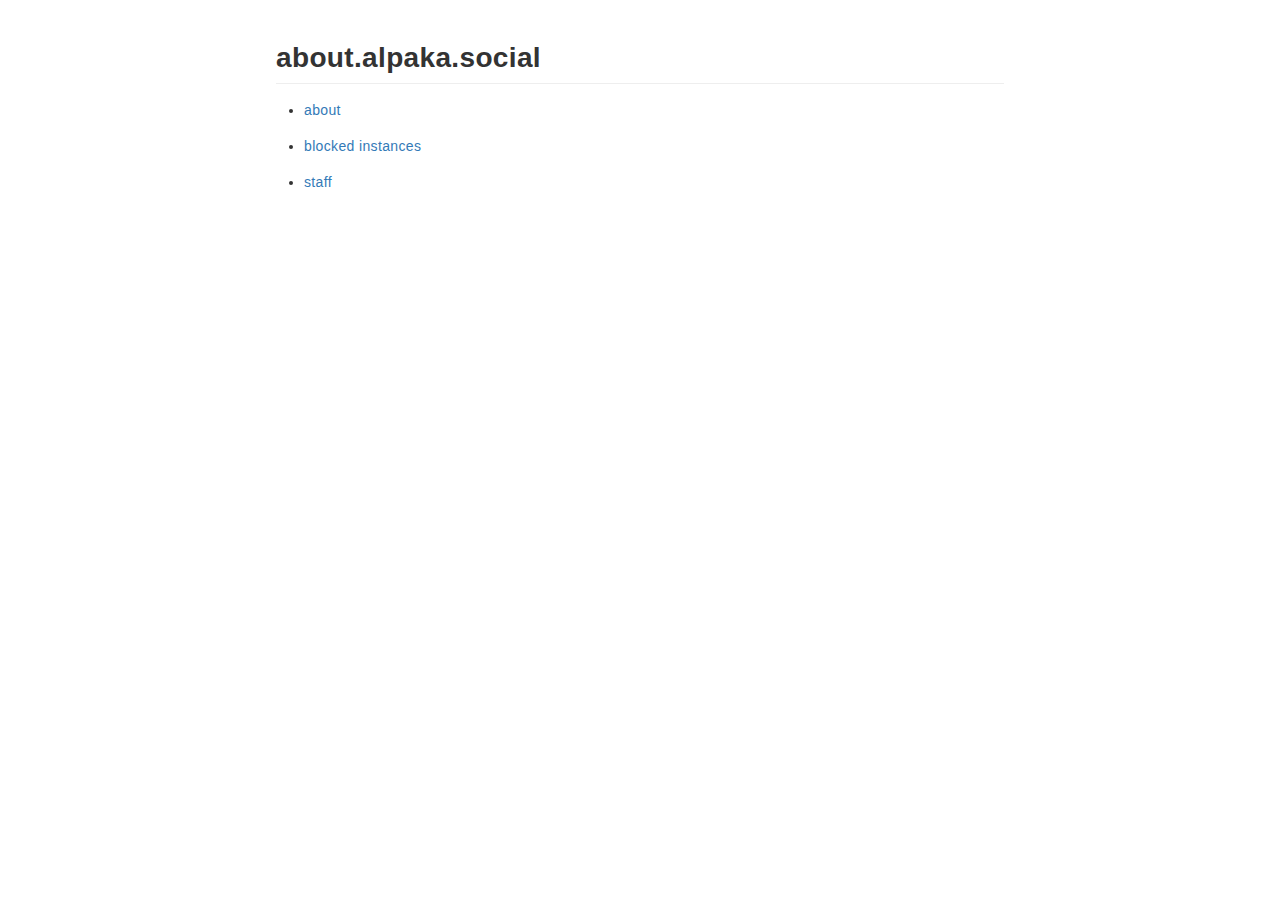
<file: index.html>
<!DOCTYPE html>

<html lang="en">

<head>
    <meta charset="utf-8">
    <meta http-equiv="X-UA-Compatible" content="IE=edge">
    <meta name="viewport" content="width=device-width, initial-scale=1.0, user-scalable=no">
    <meta name="apple-mobile-web-app-capable" content="yes">
    <meta name="apple-mobile-web-app-status-bar-style" content="black">
    <meta name="mobile-web-app-capable" content="yes">
    <title>
        about.alpaka.social
    </title>

    <link rel="stylesheet" href="/res/css/bootstrap.3.4.0.min.css" crossorigin="anonymous" />
    <link rel="stylesheet" href="/res/css/forkawesome.css" crossorigin="anonymous" />
    <link rel="stylesheet" href="/res/css/ionicons.css" crossorigin="anonymous" />
    <link rel="stylesheet" href="/res/css/prism.css" crossorigin="anonymous" />
    <link rel="stylesheet" href="/res/css/github-gist.css" crossorigin="anonymous" />
    <link rel="stylesheet" href="/res/css/emojify.css" crossorigin="anonymous" />
    <link rel="stylesheet" href="/res/css/codimd.css" crossorigin="anonymous">
</head>

<body>

        <div id="doc" class="markdown-body container-fluid"><h1 id="aboutalpakasocial"><a class="anchor hidden-xs" href="#aboutalpakasocial" title="aboutalpakasocial"><i class="fa fa-link"></i></a>about.alpaka.social</h1><ul>
            <li>
            <p><a href="/about" target="_self" rel="noopener">about</a></p>
            </li>
            <li>
            <p><a href="/blocked_instances" target="_self" rel="noopener">blocked instances</a></p>
            </li>
            <li>
            <p><a href="/staff" target="_self" rel="noopener">staff</a></p>
            </li>
            </ul></div>

    </div>
    <script src="/res/js/jquery.min.js" crossorigin="anonymous"></script>
    <script src="/res/js/bootstrap.min.js" crossorigin="anonymous" defer></script>
    <script src="/res/js/gist-embed.min.js" crossorigin="anonymous" defer></script>
    <script>
        var markdown = $(".markdown-body");
        //smooth all hash trigger scrolling
        function smoothHashScroll() {
            var hashElements = $("a[href^='#']").toArray();
            for (var i = 0; i < hashElements.length; i++) {
                var element = hashElements[i];
                var $element = $(element);
                var hash = element.hash;
                if (hash) {
                    $element.on('click', function (e) {
                        // store hash
                        var hash = this.hash;
                        if ($(hash).length <= 0) return;
                        // prevent default anchor click behavior
                        e.preventDefault();
                        // animate
                        $('body, html').stop(true, true).animate({
                            scrollTop: $(hash).offset().top
                        }, 100, "linear", function () {
                            // when done, add hash to url
                            // (default click behaviour)
                            window.location.hash = hash;
                        });
                    });
                }
            }
        }

        smoothHashScroll();
        var toc = $('.ui-toc');
        var tocAffix = $('.ui-affix-toc');
        var tocDropdown = $('.ui-toc-dropdown');
        //toc
        tocDropdown.click(function (e) {
            e.stopPropagation();
        });

        var enoughForAffixToc = true;

        function generateScrollspy() {
            $(document.body).scrollspy({
                target: ''
            });
            $(document.body).scrollspy('refresh');
            if (enoughForAffixToc) {
                toc.hide();
                tocAffix.show();
            } else {
                tocAffix.hide();
                toc.show();
            }
            $(document.body).scroll();
        }

        function windowResize() {
            //toc right
            var paddingRight = parseFloat(markdown.css('padding-right'));
            var right = ($(window).width() - (markdown.offset().left + markdown.outerWidth() - paddingRight));
            toc.css('right', right + 'px');
            //affix toc left
            var newbool;
            var rightMargin = (markdown.parent().outerWidth() - markdown.outerWidth()) / 2;
            //for ipad or wider device
            if (rightMargin >= 133) {
                newbool = true;
                var affixLeftMargin = (tocAffix.outerWidth() - tocAffix.width()) / 2;
                var left = markdown.offset().left + markdown.outerWidth() - affixLeftMargin;
                tocAffix.css('left', left + 'px');
            } else {
                newbool = false;
            }
            if (newbool != enoughForAffixToc) {
                enoughForAffixToc = newbool;
                generateScrollspy();
            }
        }
        $(window).resize(function () {
            windowResize();
        });
        $(document).ready(function () {
            windowResize();
            generateScrollspy();
        });

        //remove hash
        function removeHash() {
            window.location.hash = '';
        }

        var backtotop = $('.back-to-top');
        var gotobottom = $('.go-to-bottom');

        backtotop.click(function (e) {
            e.preventDefault();
            e.stopPropagation();
            if (scrollToTop)
                scrollToTop();
            removeHash();
        });
        gotobottom.click(function (e) {
            e.preventDefault();
            e.stopPropagation();
            if (scrollToBottom)
                scrollToBottom();
            removeHash();
        });

        var toggle = $('.expand-toggle');
        var tocExpand = false;

        checkExpandToggle();
        toggle.click(function (e) {
            e.preventDefault();
            e.stopPropagation();
            tocExpand = !tocExpand;
            checkExpandToggle();
        })

        function checkExpandToggle () {
            var toc = $('.ui-toc-dropdown .toc');
            var toggle = $('.expand-toggle');
            if (!tocExpand) {
                toc.removeClass('expand');
                toggle.text('Expand all');
            } else {
                toc.addClass('expand');
                toggle.text('Collapse all');
            }
        }

        function scrollToTop() {
            $('body, html').stop(true, true).animate({
                scrollTop: 0
            }, 100, "linear");
        }

        function scrollToBottom() {
            $('body, html').stop(true, true).animate({
                scrollTop: $(document.body)[0].scrollHeight
            }, 100, "linear");
        }
    </script>
</body>

</html>
</file>
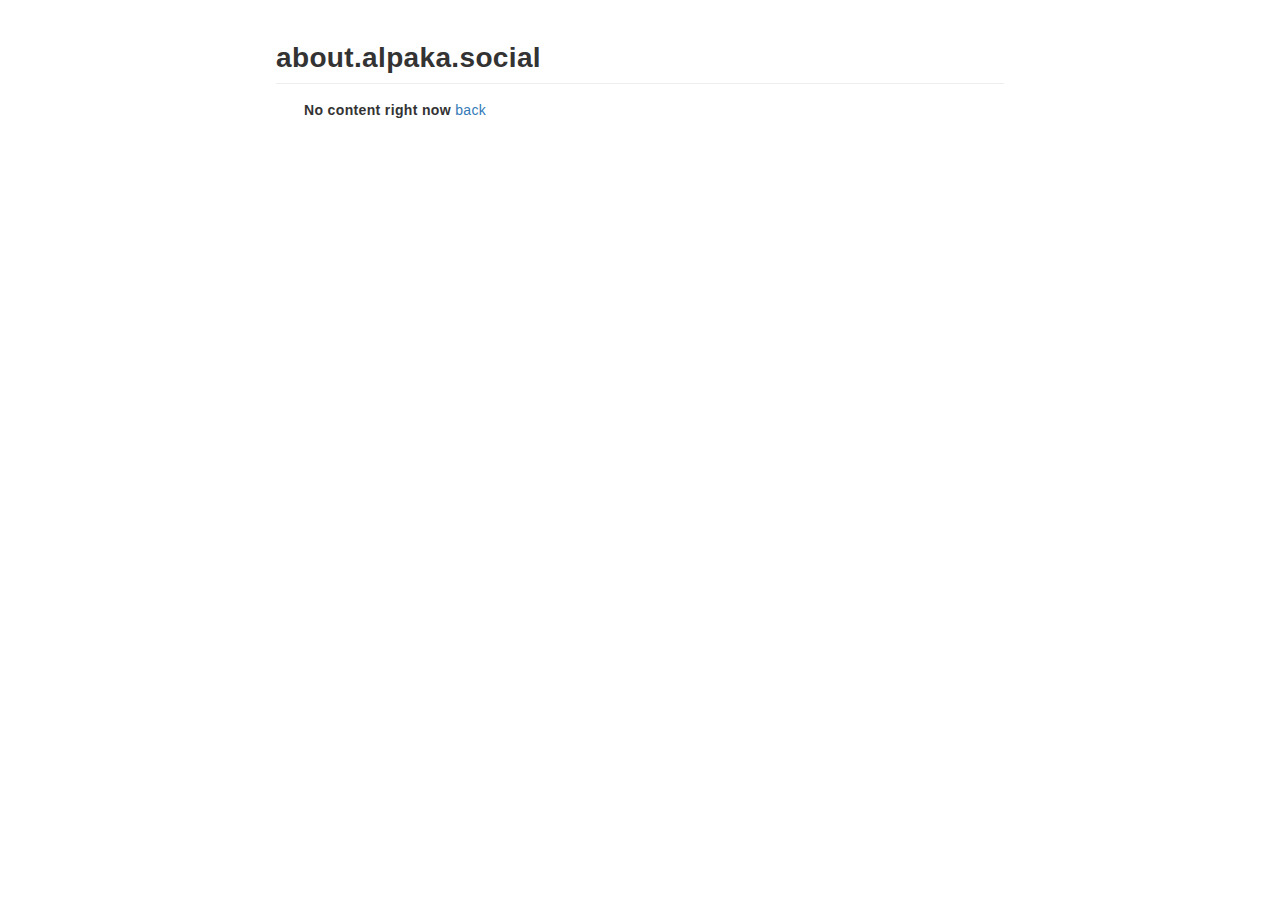
<file: about.html>
<!DOCTYPE html>

<html lang="en">

<head>
    <meta charset="utf-8">
    <meta http-equiv="X-UA-Compatible" content="IE=edge">
    <meta name="viewport" content="width=device-width, initial-scale=1.0, user-scalable=no">
    <meta name="apple-mobile-web-app-capable" content="yes">
    <meta name="apple-mobile-web-app-status-bar-style" content="black">
    <meta name="mobile-web-app-capable" content="yes">
    <title>
        about.alpaka.social
    </title>

    <link rel="stylesheet" href="/res/css/bootstrap.3.4.0.min.css" crossorigin="anonymous" />
    <link rel="stylesheet" href="/res/css/forkawesome.css" crossorigin="anonymous" />
    <link rel="stylesheet" href="/res/css/ionicons.css" crossorigin="anonymous" />
    <link rel="stylesheet" href="/res/css/prism.css" crossorigin="anonymous" />
    <link rel="stylesheet" href="/res/css/github-gist.css" crossorigin="anonymous" />
    <link rel="stylesheet" href="/res/css/emojify.css" crossorigin="anonymous" />
    <link rel="stylesheet" href="/res/css/codimd.css" crossorigin="anonymous">
</head>

<body>

        <div id="doc" class="markdown-body container-fluid"><h1 id="aboutalpakasocial"><a class="anchor hidden-xs" href="#aboutalpakasocial" title="aboutalpakasocial"><i class="fa fa-link"></i></a>about.alpaka.social</h1><ul>
         <b>No content right now</b>
        <a href="/">back</a></div>

    </div>
    <script src="/res/js/jquery.min.js" crossorigin="anonymous"></script>
    <script src="/res/js/bootstrap.min.js" crossorigin="anonymous" defer></script>
    <script src="/res/js/gist-embed.min.js" crossorigin="anonymous" defer></script>
    <script>
        var markdown = $(".markdown-body");
        //smooth all hash trigger scrolling
        function smoothHashScroll() {
            var hashElements = $("a[href^='#']").toArray();
            for (var i = 0; i < hashElements.length; i++) {
                var element = hashElements[i];
                var $element = $(element);
                var hash = element.hash;
                if (hash) {
                    $element.on('click', function (e) {
                        // store hash
                        var hash = this.hash;
                        if ($(hash).length <= 0) return;
                        // prevent default anchor click behavior
                        e.preventDefault();
                        // animate
                        $('body, html').stop(true, true).animate({
                            scrollTop: $(hash).offset().top
                        }, 100, "linear", function () {
                            // when done, add hash to url
                            // (default click behaviour)
                            window.location.hash = hash;
                        });
                    });
                }
            }
        }

        smoothHashScroll();
        var toc = $('.ui-toc');
        var tocAffix = $('.ui-affix-toc');
        var tocDropdown = $('.ui-toc-dropdown');
        //toc
        tocDropdown.click(function (e) {
            e.stopPropagation();
        });

        var enoughForAffixToc = true;

        function generateScrollspy() {
            $(document.body).scrollspy({
                target: ''
            });
            $(document.body).scrollspy('refresh');
            if (enoughForAffixToc) {
                toc.hide();
                tocAffix.show();
            } else {
                tocAffix.hide();
                toc.show();
            }
            $(document.body).scroll();
        }

        function windowResize() {
            //toc right
            var paddingRight = parseFloat(markdown.css('padding-right'));
            var right = ($(window).width() - (markdown.offset().left + markdown.outerWidth() - paddingRight));
            toc.css('right', right + 'px');
            //affix toc left
            var newbool;
            var rightMargin = (markdown.parent().outerWidth() - markdown.outerWidth()) / 2;
            //for ipad or wider device
            if (rightMargin >= 133) {
                newbool = true;
                var affixLeftMargin = (tocAffix.outerWidth() - tocAffix.width()) / 2;
                var left = markdown.offset().left + markdown.outerWidth() - affixLeftMargin;
                tocAffix.css('left', left + 'px');
            } else {
                newbool = false;
            }
            if (newbool != enoughForAffixToc) {
                enoughForAffixToc = newbool;
                generateScrollspy();
            }
        }
        $(window).resize(function () {
            windowResize();
        });
        $(document).ready(function () {
            windowResize();
            generateScrollspy();
        });

        //remove hash
        function removeHash() {
            window.location.hash = '';
        }

        var backtotop = $('.back-to-top');
        var gotobottom = $('.go-to-bottom');

        backtotop.click(function (e) {
            e.preventDefault();
            e.stopPropagation();
            if (scrollToTop)
                scrollToTop();
            removeHash();
        });
        gotobottom.click(function (e) {
            e.preventDefault();
            e.stopPropagation();
            if (scrollToBottom)
                scrollToBottom();
            removeHash();
        });

        var toggle = $('.expand-toggle');
        var tocExpand = false;

        checkExpandToggle();
        toggle.click(function (e) {
            e.preventDefault();
            e.stopPropagation();
            tocExpand = !tocExpand;
            checkExpandToggle();
        })

        function checkExpandToggle () {
            var toc = $('.ui-toc-dropdown .toc');
            var toggle = $('.expand-toggle');
            if (!tocExpand) {
                toc.removeClass('expand');
                toggle.text('Expand all');
            } else {
                toc.addClass('expand');
                toggle.text('Collapse all');
            }
        }

        function scrollToTop() {
            $('body, html').stop(true, true).animate({
                scrollTop: 0
            }, 100, "linear");
        }

        function scrollToBottom() {
            $('body, html').stop(true, true).animate({
                scrollTop: $(document.body)[0].scrollHeight
            }, 100, "linear");
        }
    </script>
</body>

</html>
</file>
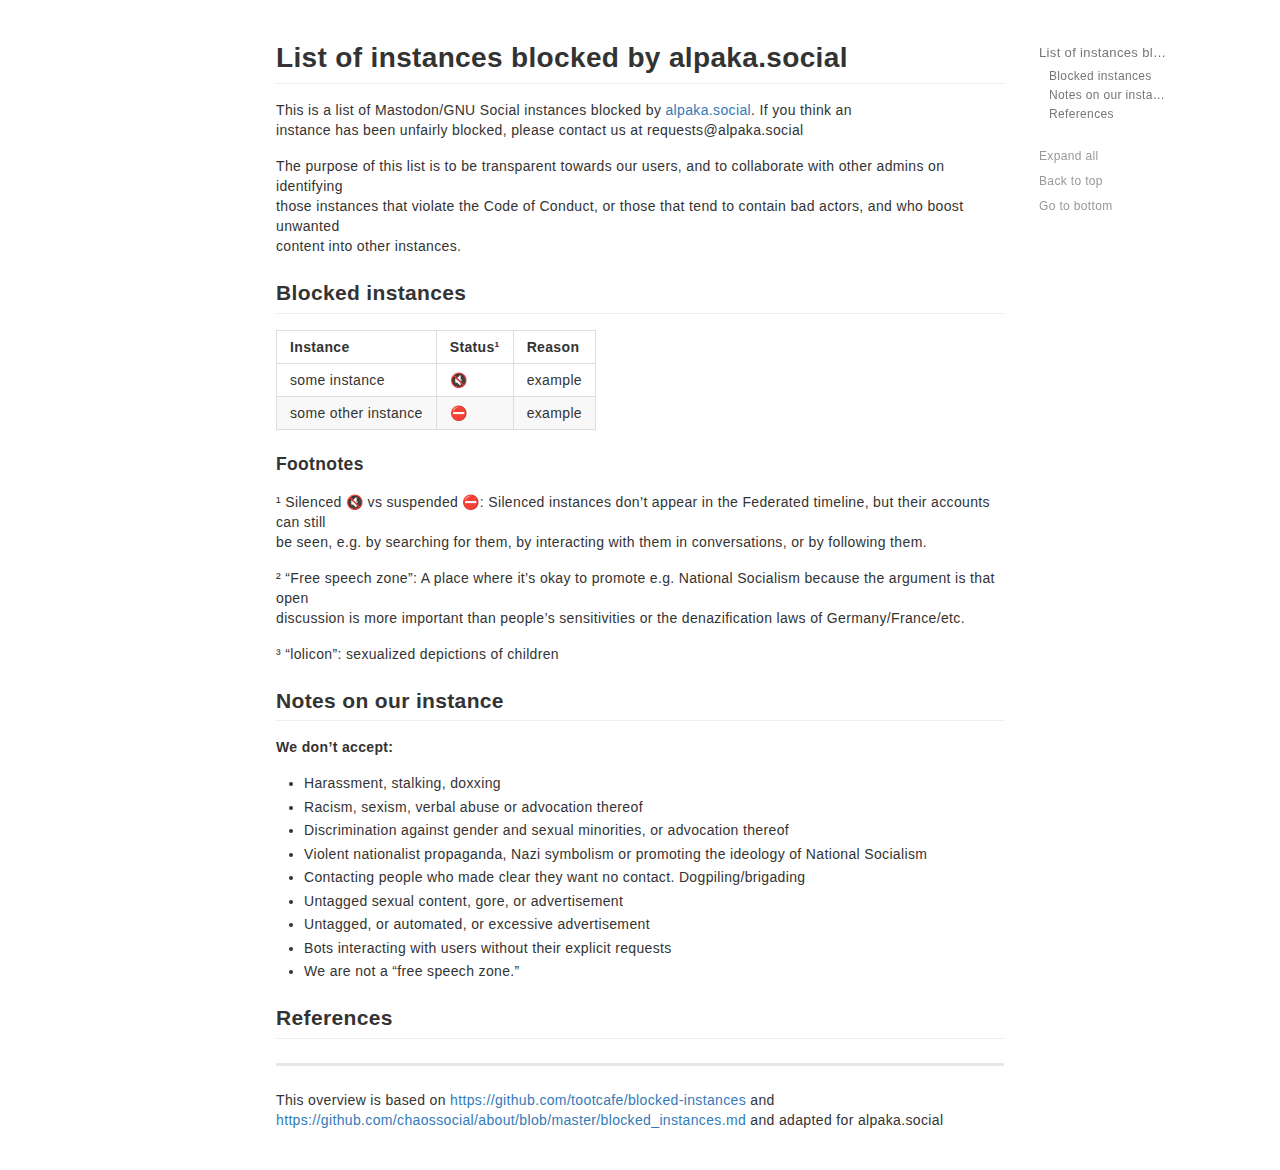
<file: blocked_instances.html>
<!DOCTYPE html>

<html lang="en">

<head>
    <meta charset="utf-8">
    <meta http-equiv="X-UA-Compatible" content="IE=edge">
    <meta name="viewport" content="width=device-width, initial-scale=1.0, user-scalable=no">
    <meta name="apple-mobile-web-app-capable" content="yes">
    <meta name="apple-mobile-web-app-status-bar-style" content="black">
    <meta name="mobile-web-app-capable" content="yes">
    <title>
        List of instances blocked by alpaka.social
    </title>

    <link rel="stylesheet" href="/res/css/bootstrap.3.4.0.min.css" crossorigin="anonymous" />
    <link rel="stylesheet" href="/res/css/forkawesome.css" crossorigin="anonymous" />
    <link rel="stylesheet" href="/res/css/ionicons.css" crossorigin="anonymous" />
    <link rel="stylesheet" href="/res/css/prism.css" crossorigin="anonymous" />
    <link rel="stylesheet" href="/res/css/github-gist.css" crossorigin="anonymous" />
    <link rel="stylesheet" href="/res/css/emojify.css" crossorigin="anonymous" />
    <link rel="stylesheet" href="/res/css/codimd.css" crossorigin="anonymous">
</head>

<body>
    <div id="doc" class="markdown-body container-fluid"><h1 id="List-of-instances-blocked-by-alpakasocial"><a class="anchor hidden-xs" href="#List-of-instances-blocked-by-alpaka.social" title="List-of-instances-blocked-by-alpakasocial"><i class="fa fa-link"></i></a>List of instances blocked by alpaka.social</h1><p>This is a list of Mastodon/GNU Social instances blocked by <a href="https://alpaka.social" target="_blank" rel="noopener">alpaka.social</a>. If you think an<br>
instance has been unfairly blocked, please contact us at requests@alpaka.social</p><p>The purpose of this list is to be transparent towards our users, and to collaborate with other admins on identifying<br>
those instances that violate the Code of Conduct, or those that tend to contain bad actors, and who boost unwanted<br>
content into other instances.</p><h2 id="Blocked-instances"><a class="anchor hidden-xs" href="#Blocked-instances" title="Blocked-instances"><i class="fa fa-link"></i></a>Blocked instances</h2><table>
<thead>
<tr>
<th>Instance</th>
<th>Status¹</th>
<th>Reason</th>
</tr>
</thead>
<tbody>
<tr>
<td>some instance</td>
<td>🔇</td>
<td>example</td>
</tr>
<tr>
<td>some other instance</td>
<td>⛔</td>
<td>example</td>
</tr>
</tbody>
</table><h3 id="Footnotes"><a class="anchor hidden-xs" href="#Footnotes" title="Footnotes"><i class="fa fa-link"></i></a>Footnotes</h3><p>¹ Silenced 🔇 vs suspended ⛔: Silenced instances don’t appear in the Federated timeline, but their accounts can still<br>
be seen, e.g. by searching for them, by interacting with them in conversations, or by following them.</p><p>² “Free speech zone”: A place where it’s okay to promote e.g. National Socialism because the argument is that open<br>
discussion is more important than people’s sensitivities or the denazification laws of Germany/France/etc.</p><p>³ “lolicon”: sexualized depictions of children</p><h2 id="Notes-on-our-instance"><a class="anchor hidden-xs" href="#Notes-on-our-instance" title="Notes-on-our-instance"><i class="fa fa-link"></i></a>Notes on our instance</h2><p><strong>We don’t accept:</strong></p><ul>
<li>Harassment, stalking, doxxing</li>
<li>Racism, sexism, verbal abuse or advocation thereof</li>
<li>Discrimination against gender and sexual minorities, or advocation thereof</li>
<li>Violent nationalist propaganda, Nazi symbolism or promoting the ideology of National Socialism</li>
<li>Contacting people who made clear they want no contact. Dogpiling/brigading</li>
<li>Untagged sexual content, gore, or advertisement</li>
<li>Untagged, or automated, or excessive advertisement</li>
<li>Bots interacting with users without their explicit requests</li>
<li>We are not a “free speech zone.”</li>
</ul><h2 id="References"><a class="anchor hidden-xs" href="#References" title="References"><i class="fa fa-link"></i></a>References</h2><hr><p>This overview is based on <a href="https://github.com/tootcafe/blocked-instances" target="_blank" rel="noopener">https://github.com/tootcafe/blocked-instances</a> and <a href="https://github.com/chaossocial/about/blob/master/blocked_instances.md" target="_blank" rel="noopener">https://github.com/chaossocial/about/blob/master/blocked_instances.md</a> and adapted for alpaka.social</p></div>
    <div class="ui-toc dropup unselectable hidden-print" style="display:none;">
        <div class="pull-right dropdown">
            <a id="tocLabel" class="ui-toc-label btn btn-default" data-toggle="dropdown" href="#" role="button" aria-haspopup="true" aria-expanded="false" title="Table of content">
                <i class="fa fa-bars"></i>
            </a>
            <ul id="ui-toc" class="ui-toc-dropdown dropdown-menu" aria-labelledby="tocLabel">
                <div class="toc"><ul class="nav">
<li class=""><a href="#List-of-instances-blocked-by-chaossocial" title="List of instances blocked by chaos.social">List of instances blocked by chaos.social</a><ul class="nav">
<li><a href="#Blocked-instances" title="Blocked instances">Blocked instances</a><ul class="nav">
<li><a href="#Footnotes" title="Footnotes">Footnotes</a></li>
</ul>
</li>
<li><a href="#Notes-on-our-instance" title="Notes on our instance">Notes on our instance</a></li>
<li><a href="#References" title="References">References</a></li>
</ul>
</li>
</ul>
</div><div class="toc-menu"><a class="expand-toggle" href="#">Expand all</a><a class="back-to-top" href="#">Back to top</a><a class="go-to-bottom" href="#">Go to bottom</a></div>
            </ul>
        </div>
    </div>
    <div id="ui-toc-affix" class="ui-affix-toc ui-toc-dropdown unselectable hidden-print" data-spy="affix" style="top:17px;display:none;"  >
        <div class="toc"><ul class="nav">
<li class=""><a href="#List-of-instances-blocked-by-chaossocial" title="List of instances blocked by chaos.social">List of instances blocked by chaos.social</a><ul class="nav">
<li><a href="#Blocked-instances" title="Blocked instances">Blocked instances</a><ul class="nav">
<li><a href="#Footnotes" title="Footnotes">Footnotes</a></li>
</ul>
</li>
<li><a href="#Notes-on-our-instance" title="Notes on our instance">Notes on our instance</a></li>
<li><a href="#References" title="References">References</a></li>
</ul>
</li>
</ul>
</div><div class="toc-menu"><a class="expand-toggle" href="#">Expand all</a><a class="back-to-top" href="#">Back to top</a><a class="go-to-bottom" href="#">Go to bottom</a></div>
    </div>
    <script src="/res/js/jquery.min.js" crossorigin="anonymous"></script>
    <script src="/res/js/bootstrap.min.js" crossorigin="anonymous" defer></script>
    <script src="/res/js/gist-embed.min.js" crossorigin="anonymous" defer></script>
    <script>
        var markdown = $(".markdown-body");
        //smooth all hash trigger scrolling
        function smoothHashScroll() {
            var hashElements = $("a[href^='#']").toArray();
            for (var i = 0; i < hashElements.length; i++) {
                var element = hashElements[i];
                var $element = $(element);
                var hash = element.hash;
                if (hash) {
                    $element.on('click', function (e) {
                        // store hash
                        var hash = this.hash;
                        if ($(hash).length <= 0) return;
                        // prevent default anchor click behavior
                        e.preventDefault();
                        // animate
                        $('body, html').stop(true, true).animate({
                            scrollTop: $(hash).offset().top
                        }, 100, "linear", function () {
                            // when done, add hash to url
                            // (default click behaviour)
                            window.location.hash = hash;
                        });
                    });
                }
            }
        }

        smoothHashScroll();
        var toc = $('.ui-toc');
        var tocAffix = $('.ui-affix-toc');
        var tocDropdown = $('.ui-toc-dropdown');
        //toc
        tocDropdown.click(function (e) {
            e.stopPropagation();
        });

        var enoughForAffixToc = true;

        function generateScrollspy() {
            $(document.body).scrollspy({
                target: ''
            });
            $(document.body).scrollspy('refresh');
            if (enoughForAffixToc) {
                toc.hide();
                tocAffix.show();
            } else {
                tocAffix.hide();
                toc.show();
            }
            $(document.body).scroll();
        }

        function windowResize() {
            //toc right
            var paddingRight = parseFloat(markdown.css('padding-right'));
            var right = ($(window).width() - (markdown.offset().left + markdown.outerWidth() - paddingRight));
            toc.css('right', right + 'px');
            //affix toc left
            var newbool;
            var rightMargin = (markdown.parent().outerWidth() - markdown.outerWidth()) / 2;
            //for ipad or wider device
            if (rightMargin >= 133) {
                newbool = true;
                var affixLeftMargin = (tocAffix.outerWidth() - tocAffix.width()) / 2;
                var left = markdown.offset().left + markdown.outerWidth() - affixLeftMargin;
                tocAffix.css('left', left + 'px');
            } else {
                newbool = false;
            }
            if (newbool != enoughForAffixToc) {
                enoughForAffixToc = newbool;
                generateScrollspy();
            }
        }
        $(window).resize(function () {
            windowResize();
        });
        $(document).ready(function () {
            windowResize();
            generateScrollspy();
        });

        //remove hash
        function removeHash() {
            window.location.hash = '';
        }

        var backtotop = $('.back-to-top');
        var gotobottom = $('.go-to-bottom');

        backtotop.click(function (e) {
            e.preventDefault();
            e.stopPropagation();
            if (scrollToTop)
                scrollToTop();
            removeHash();
        });
        gotobottom.click(function (e) {
            e.preventDefault();
            e.stopPropagation();
            if (scrollToBottom)
                scrollToBottom();
            removeHash();
        });

        var toggle = $('.expand-toggle');
        var tocExpand = false;

        checkExpandToggle();
        toggle.click(function (e) {
            e.preventDefault();
            e.stopPropagation();
            tocExpand = !tocExpand;
            checkExpandToggle();
        })

        function checkExpandToggle () {
            var toc = $('.ui-toc-dropdown .toc');
            var toggle = $('.expand-toggle');
            if (!tocExpand) {
                toc.removeClass('expand');
                toggle.text('Expand all');
            } else {
                toc.addClass('expand');
                toggle.text('Collapse all');
            }
        }

        function scrollToTop() {
            $('body, html').stop(true, true).animate({
                scrollTop: 0
            }, 100, "linear");
        }

        function scrollToBottom() {
            $('body, html').stop(true, true).animate({
                scrollTop: $(document.body)[0].scrollHeight
            }, 100, "linear");
        }
    </script>
</body>

</html>
</file>
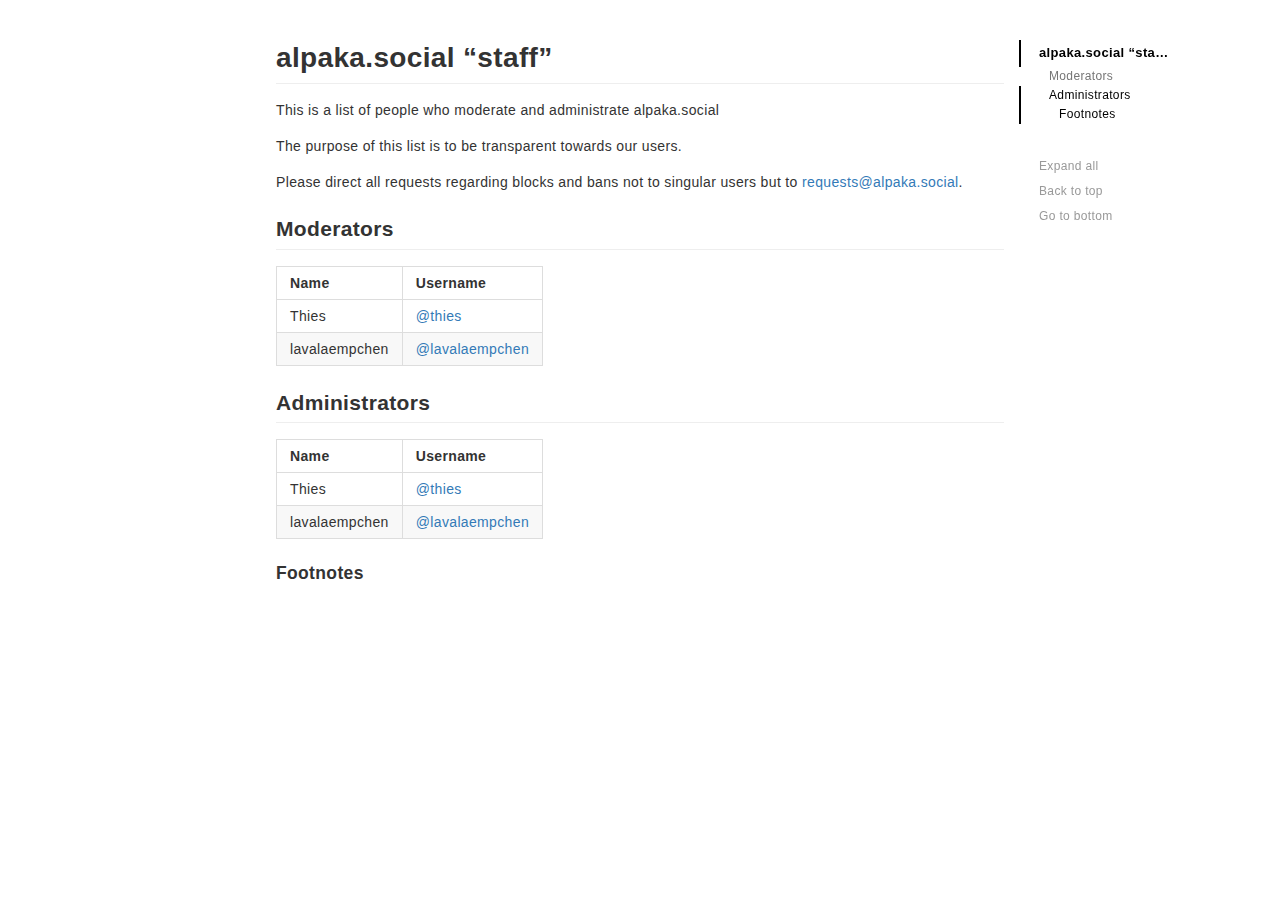
<file: staff.html>
<!DOCTYPE html>

<html lang="en">

<head>
    <meta charset="utf-8">
    <meta http-equiv="X-UA-Compatible" content="IE=edge">
    <meta name="viewport" content="width=device-width, initial-scale=1.0, user-scalable=no">
    <meta name="apple-mobile-web-app-capable" content="yes">
    <meta name="apple-mobile-web-app-status-bar-style" content="black">
    <meta name="mobile-web-app-capable" content="yes">
    <title>
        alpaka.social "staff"
    </title>

    <link rel="stylesheet" href="/res/css/bootstrap.3.4.0.min.css" crossorigin="anonymous" />
    <link rel="stylesheet" href="/res/css/forkawesome.css" crossorigin="anonymous" />
    <link rel="stylesheet" href="/res/css/ionicons.css" crossorigin="anonymous" />
    <link rel="stylesheet" href="/res/css/prism.css" crossorigin="anonymous" />
    <link rel="stylesheet" href="/res/css/github-gist.css" crossorigin="anonymous" />
    <link rel="stylesheet" href="/res/css/emojify.css" crossorigin="anonymous" />
    <link rel="stylesheet" href="/res/css/codimd.css" crossorigin="anonymous">
</head>

<body>
    <div id="doc" class="markdown-body container-fluid"><h1 id="alpakasocial-“staff”"><a class="anchor hidden-xs" href="#alpakasocial-“staff”" title="alpakasocial-“staff”"><i class="fa fa-link"></i></a>alpaka.social “staff”</h1><p>This is a list of people who moderate and administrate alpaka.social</p><p>The purpose of this list is to be transparent towards our users.</p><p>Please direct all requests regarding blocks and bans not to singular users but to <a href="mailto:requests@alpaka.social" target="_blank" rel="noopener">requests@alpaka.social</a>.</p><h2 id="Moderators"><a class="anchor hidden-xs" href="#Moderators" title="Moderators"><i class="fa fa-link"></i></a>Moderators</h2><table>
<thead>
<tr>
<th>Name</th>
<th>Username</th>
</tr>
</thead>
<tbody>
<tr>
<td>Thies</td>
<td><a href="https://alpaka.social/@thies" target="_blank" rel="noopener">@thies</a></td>
</tr>
<tr>
<td>lavalaempchen</td>
<td><a href="https://alpaka.social/@lavalaempchen" target="_blank" rel="noopener">@lavalaempchen</a></td>
</tr>
</tbody>
</table><h2 id="Administrators"><a class="anchor hidden-xs" href="#Administrators" title="Administrators"><i class="fa fa-link"></i></a>Administrators</h2><table>
<thead>
<tr>
<th>Name</th>
<th>Username</th>
</tr>
</thead>
<tbody>
<tr>
<td>Thies</td>
<td><a href="https://alpaka.social/@thies" target="_blank" rel="noopener">@thies</a></td>
</tr>
<tr>
<td>lavalaempchen</td>
<td><a href="https://alpaka.social/@lavalaempchen" target="_blank" rel="noopener">@lavalaempchen</a></td>
</tr>
</tbody>
</table><h3 id="Footnotes"><a class="anchor hidden-xs" href="#Footnotes" title="Footnotes"><i class="fa fa-link"></i></a>Footnotes</h3></div>
    <div class="ui-toc dropup unselectable hidden-print" style="display:none;">
        <div class="pull-right dropdown">
            <a id="tocLabel" class="ui-toc-label btn btn-default" data-toggle="dropdown" href="#" role="button" aria-haspopup="true" aria-expanded="false" title="Table of content">
                <i class="fa fa-bars"></i>
            </a>
            <ul id="ui-toc" class="ui-toc-dropdown dropdown-menu" aria-labelledby="tocLabel">
                <div class="toc"><ul class="nav">
<li class=""><a href="#alpakasocial-“staff”" title="alpaka.social “staff”">alpaka.social “staff”</a><ul class="nav">
<li><a href="#Moderators" title="Moderators">Moderators</a></li>
<li><a href="#Administrators" title="Administrators">Administrators</a><ul class="nav">
<li><a href="#Footnotes" title="Footnotes">Footnotes</a></li>
</ul>
</li>
</ul>
</li>
</ul>
</div><div class="toc-menu"><a class="expand-toggle" href="#">Expand all</a><a class="back-to-top" href="#">Back to top</a><a class="go-to-bottom" href="#">Go to bottom</a></div>
            </ul>
        </div>
    </div>
    <div id="ui-toc-affix" class="ui-affix-toc ui-toc-dropdown unselectable hidden-print" data-spy="affix" style="top:17px;display:none;"  >
        <div class="toc"><ul class="nav">
<li class=""><a href="#alpakasocial-“staff”" title="alpaka.social “staff”">alpaka.social “staff”</a><ul class="nav">
<li><a href="#Moderators" title="Moderators">Moderators</a></li>
<li><a href="#Administrators" title="Administrators">Administrators</a><ul class="nav">
<li><a href="#Footnotes" title="Footnotes">Footnotes</a></li>
</ul>
</li>
</ul>
</li>
</ul>
</div><div class="toc-menu"><a class="expand-toggle" href="#">Expand all</a><a class="back-to-top" href="#">Back to top</a><a class="go-to-bottom" href="#">Go to bottom</a></div>
    </div>
    <script src="/res/js/jquery.min.js" crossorigin="anonymous"></script>
    <script src="/res/js/bootstrap.min.js" crossorigin="anonymous" defer></script>
    <script src="/res/js/gist-embed.min.js" crossorigin="anonymous" defer></script>
    <script>
        var markdown = $(".markdown-body");
        //smooth all hash trigger scrolling
        function smoothHashScroll() {
            var hashElements = $("a[href^='#']").toArray();
            for (var i = 0; i < hashElements.length; i++) {
                var element = hashElements[i];
                var $element = $(element);
                var hash = element.hash;
                if (hash) {
                    $element.on('click', function (e) {
                        // store hash
                        var hash = this.hash;
                        if ($(hash).length <= 0) return;
                        // prevent default anchor click behavior
                        e.preventDefault();
                        // animate
                        $('body, html').stop(true, true).animate({
                            scrollTop: $(hash).offset().top
                        }, 100, "linear", function () {
                            // when done, add hash to url
                            // (default click behaviour)
                            window.location.hash = hash;
                        });
                    });
                }
            }
        }

        smoothHashScroll();
        var toc = $('.ui-toc');
        var tocAffix = $('.ui-affix-toc');
        var tocDropdown = $('.ui-toc-dropdown');
        //toc
        tocDropdown.click(function (e) {
            e.stopPropagation();
        });

        var enoughForAffixToc = true;

        function generateScrollspy() {
            $(document.body).scrollspy({
                target: ''
            });
            $(document.body).scrollspy('refresh');
            if (enoughForAffixToc) {
                toc.hide();
                tocAffix.show();
            } else {
                tocAffix.hide();
                toc.show();
            }
            $(document.body).scroll();
        }

        function windowResize() {
            //toc right
            var paddingRight = parseFloat(markdown.css('padding-right'));
            var right = ($(window).width() - (markdown.offset().left + markdown.outerWidth() - paddingRight));
            toc.css('right', right + 'px');
            //affix toc left
            var newbool;
            var rightMargin = (markdown.parent().outerWidth() - markdown.outerWidth()) / 2;
            //for ipad or wider device
            if (rightMargin >= 133) {
                newbool = true;
                var affixLeftMargin = (tocAffix.outerWidth() - tocAffix.width()) / 2;
                var left = markdown.offset().left + markdown.outerWidth() - affixLeftMargin;
                tocAffix.css('left', left + 'px');
            } else {
                newbool = false;
            }
            if (newbool != enoughForAffixToc) {
                enoughForAffixToc = newbool;
                generateScrollspy();
            }
        }
        $(window).resize(function () {
            windowResize();
        });
        $(document).ready(function () {
            windowResize();
            generateScrollspy();
        });

        //remove hash
        function removeHash() {
            window.location.hash = '';
        }

        var backtotop = $('.back-to-top');
        var gotobottom = $('.go-to-bottom');

        backtotop.click(function (e) {
            e.preventDefault();
            e.stopPropagation();
            if (scrollToTop)
                scrollToTop();
            removeHash();
        });
        gotobottom.click(function (e) {
            e.preventDefault();
            e.stopPropagation();
            if (scrollToBottom)
                scrollToBottom();
            removeHash();
        });

        var toggle = $('.expand-toggle');
        var tocExpand = false;

        checkExpandToggle();
        toggle.click(function (e) {
            e.preventDefault();
            e.stopPropagation();
            tocExpand = !tocExpand;
            checkExpandToggle();
        })

        function checkExpandToggle () {
            var toc = $('.ui-toc-dropdown .toc');
            var toggle = $('.expand-toggle');
            if (!tocExpand) {
                toc.removeClass('expand');
                toggle.text('Expand all');
            } else {
                toc.addClass('expand');
                toggle.text('Collapse all');
            }
        }

        function scrollToTop() {
            $('body, html').stop(true, true).animate({
                scrollTop: 0
            }, 100, "linear");
        }

        function scrollToBottom() {
            $('body, html').stop(true, true).animate({
                scrollTop: $(document.body)[0].scrollHeight
            }, 100, "linear");
        }
    </script>
</body>

</html>
</file>
<file: res/css/forkawesome.css>
/*!
Fork Awesome 1.1.3
License - http://forkawesome.github.io/Fork-Awesome/license

Copyright 2018 Dave Gandy & Fork Awesome

Permission is hereby granted, free of charge, to any person obtaining a copy of this software and associated documentation files (the "Software"), to deal in the Software without restriction, including without limitation the rights to use, copy, modify, merge, publish, distribute, sublicense, and/or sell copies of the Software, and to permit persons to whom the Software is furnished to do so, subject to the following conditions:

The above copyright notice and this permission notice shall be included in all copies or substantial portions of the Software.

THE SOFTWARE IS PROVIDED "AS IS", WITHOUT WARRANTY OF ANY KIND, EXPRESS OR IMPLIED, INCLUDING BUT NOT LIMITED TO THE WARRANTIES OF MERCHANTABILITY, FITNESS FOR A PARTICULAR PURPOSE AND NONINFRINGEMENT. IN NO EVENT SHALL THE AUTHORS OR COPYRIGHT HOLDERS BE LIABLE FOR ANY CLAIM, DAMAGES OR OTHER LIABILITY, WHETHER IN AN ACTION OF CONTRACT, TORT OR OTHERWISE, ARISING FROM, OUT OF OR IN CONNECTION WITH THE SOFTWARE OR THE USE OR OTHER DEALINGS IN THE SOFTWARE.
 */@font-face{font-family:ForkAwesome;src:url(../fonts/forkawesome-webfont.eot?v=1.1.3);src:url(../fonts/forkawesome-webfont.eot?#iefix&v=1.1.3) format('embedded-opentype'),url(../fonts/forkawesome-webfont.woff2?v=1.1.3) format('woff2'),url(../fonts/forkawesome-webfont.woff?v=1.1.3) format('woff'),url(../fonts/forkawesome-webfont.ttf?v=1.1.3) format('truetype'),url(../fonts/forkawesome-webfont.svg?v=1.1.3#forkawesomeregular) format('svg');font-weight:400;font-style:normal}.fa{display:inline-block;font:normal normal normal 14px/1 ForkAwesome;font-size:inherit;text-rendering:auto;-webkit-font-smoothing:antialiased;-moz-osx-font-smoothing:grayscale}.fa-lg{font-size:1.33333333em;line-height:.75em;vertical-align:-15%}.fa-2x{font-size:2em}.fa-3x{font-size:3em}.fa-4x{font-size:4em}.fa-5x{font-size:5em}.fa-fw{width:1.28571429em;text-align:center}.fa-ul{padding-left:0;margin-left:2.14285714em;list-style-type:none}.fa-ul>li{position:relative}.fa-li{position:absolute;left:-2.14285714em;width:2.14285714em;top:.14285714em;text-align:center}.fa-li.fa-lg{left:-1.85714286em}.fa-border{padding:.2em .25em .15em;border:solid .08em #eee;border-radius:.1em}.fa-pull-left{float:left}.fa-pull-right{float:right}.fa.fa-pull-left{margin-right:.3em}.fa.fa-pull-right{margin-left:.3em}.pull-right{float:right}.pull-left{float:left}.fa.pull-left{margin-right:.3em}.fa.pull-right{margin-left:.3em}.fa-spin{-webkit-animation:fa-spin 2s infinite linear;animation:fa-spin 2s infinite linear}.fa-pulse{-webkit-animation:fa-spin 1s infinite steps(8);animation:fa-spin 1s infinite steps(8)}@-webkit-keyframes fa-spin{0%{-webkit-transform:rotate(0);transform:rotate(0)}100%{-webkit-transform:rotate(359deg);transform:rotate(359deg)}}@keyframes fa-spin{0%{-webkit-transform:rotate(0);transform:rotate(0)}100%{-webkit-transform:rotate(359deg);transform:rotate(359deg)}}.fa-rotate-90{-ms-filter:"progid:DXImageTransform.Microsoft.BasicImage(rotation=1)";-webkit-transform:rotate(90deg);-ms-transform:rotate(90deg);transform:rotate(90deg)}.fa-rotate-180{-ms-filter:"progid:DXImageTransform.Microsoft.BasicImage(rotation=2)";-webkit-transform:rotate(180deg);-ms-transform:rotate(180deg);transform:rotate(180deg)}.fa-rotate-270{-ms-filter:"progid:DXImageTransform.Microsoft.BasicImage(rotation=3)";-webkit-transform:rotate(270deg);-ms-transform:rotate(270deg);transform:rotate(270deg)}.fa-flip-horizontal{-ms-filter:"progid:DXImageTransform.Microsoft.BasicImage(rotation=0, mirror=1)";-webkit-transform:scale(-1,1);-ms-transform:scale(-1,1);transform:scale(-1,1)}.fa-flip-vertical{-ms-filter:"progid:DXImageTransform.Microsoft.BasicImage(rotation=2, mirror=1)";-webkit-transform:scale(1,-1);-ms-transform:scale(1,-1);transform:scale(1,-1)}:root .fa-flip-horizontal,:root .fa-flip-vertical,:root .fa-rotate-180,:root .fa-rotate-270,:root .fa-rotate-90{filter:none}.fa-stack{position:relative;display:inline-block;width:2em;height:2em;line-height:2em;vertical-align:middle}.fa-stack-1x,.fa-stack-2x{position:absolute;left:0;width:100%;text-align:center}.fa-stack-1x{line-height:inherit}.fa-stack-2x{font-size:2em}.fa-inverse{color:#fff}.fa-glass:before{content:"\f000"}.fa-music:before{content:"\f001"}.fa-search:before{content:"\f002"}.fa-envelope-o:before{content:"\f003"}.fa-heart:before{content:"\f004"}.fa-star:before{content:"\f005"}.fa-star-o:before{content:"\f006"}.fa-user:before{content:"\f007"}.fa-film:before{content:"\f008"}.fa-th-large:before{content:"\f009"}.fa-th:before{content:"\f00a"}.fa-th-list:before{content:"\f00b"}.fa-check:before{content:"\f00c"}.fa-close:before,.fa-remove:before,.fa-times:before{content:"\f00d"}.fa-search-plus:before{content:"\f00e"}.fa-search-minus:before{content:"\f010"}.fa-power-off:before{content:"\f011"}.fa-signal:before{content:"\f012"}.fa-cog:before,.fa-gear:before{content:"\f013"}.fa-trash-o:before{content:"\f014"}.fa-home:before{content:"\f015"}.fa-file-o:before{content:"\f016"}.fa-clock-o:before{content:"\f017"}.fa-road:before{content:"\f018"}.fa-download:before{content:"\f019"}.fa-arrow-circle-o-down:before{content:"\f01a"}.fa-arrow-circle-o-up:before{content:"\f01b"}.fa-inbox:before{content:"\f01c"}.fa-play-circle-o:before{content:"\f01d"}.fa-repeat:before,.fa-rotate-right:before{content:"\f01e"}.fa-refresh:before,.fa-sync:before{content:"\f021"}.fa-list-alt:before{content:"\f022"}.fa-lock:before{content:"\f023"}.fa-flag:before{content:"\f024"}.fa-headphones:before{content:"\f025"}.fa-volume-off:before{content:"\f026"}.fa-volume-down:before{content:"\f027"}.fa-volume-up:before{content:"\f028"}.fa-qrcode:before{content:"\f029"}.fa-barcode:before{content:"\f02a"}.fa-tag:before{content:"\f02b"}.fa-tags:before{content:"\f02c"}.fa-book:before{content:"\f02d"}.fa-bookmark:before{content:"\f02e"}.fa-print:before{content:"\f02f"}.fa-camera:before{content:"\f030"}.fa-font:before{content:"\f031"}.fa-bold:before{content:"\f032"}.fa-italic:before{content:"\f033"}.fa-text-height:before{content:"\f034"}.fa-text-width:before{content:"\f035"}.fa-align-left:before{content:"\f036"}.fa-align-center:before{content:"\f037"}.fa-align-right:before{content:"\f038"}.fa-align-justify:before{content:"\f039"}.fa-list:before{content:"\f03a"}.fa-dedent:before,.fa-outdent:before{content:"\f03b"}.fa-indent:before{content:"\f03c"}.fa-video-camera:before,.fa-video:before{content:"\f03d"}.fa-image:before,.fa-photo:before,.fa-picture-o:before{content:"\f03e"}.fa-pencil:before{content:"\f040"}.fa-map-marker:before{content:"\f041"}.fa-adjust:before{content:"\f042"}.fa-tint:before{content:"\f043"}.fa-edit:before,.fa-pencil-square-o:before{content:"\f044"}.fa-share-square-o:before{content:"\f045"}.fa-check-square-o:before{content:"\f046"}.fa-arrows:before{content:"\f047"}.fa-step-backward:before{content:"\f048"}.fa-fast-backward:before{content:"\f049"}.fa-backward:before{content:"\f04a"}.fa-play:before{content:"\f04b"}.fa-pause:before{content:"\f04c"}.fa-stop:before{content:"\f04d"}.fa-forward:before{content:"\f04e"}.fa-fast-forward:before{content:"\f050"}.fa-step-forward:before{content:"\f051"}.fa-eject:before{content:"\f052"}.fa-chevron-left:before{content:"\f053"}.fa-chevron-right:before{content:"\f054"}.fa-plus-circle:before{content:"\f055"}.fa-minus-circle:before{content:"\f056"}.fa-times-circle:before{content:"\f057"}.fa-check-circle:before{content:"\f058"}.fa-question-circle:before{content:"\f059"}.fa-info-circle:before{content:"\f05a"}.fa-crosshairs:before{content:"\f05b"}.fa-times-circle-o:before{content:"\f05c"}.fa-check-circle-o:before{content:"\f05d"}.fa-ban:before{content:"\f05e"}.fa-arrow-left:before{content:"\f060"}.fa-arrow-right:before{content:"\f061"}.fa-arrow-up:before{content:"\f062"}.fa-arrow-down:before{content:"\f063"}.fa-mail-forward:before,.fa-share:before{content:"\f064"}.fa-expand:before{content:"\f065"}.fa-compress:before{content:"\f066"}.fa-plus:before{content:"\f067"}.fa-minus:before{content:"\f068"}.fa-asterisk:before{content:"\f069"}.fa-exclamation-circle:before{content:"\f06a"}.fa-gift:before{content:"\f06b"}.fa-leaf:before{content:"\f06c"}.fa-fire:before{content:"\f06d"}.fa-eye:before{content:"\f06e"}.fa-eye-slash:before{content:"\f070"}.fa-exclamation-triangle:before,.fa-warning:before{content:"\f071"}.fa-plane:before{content:"\f072"}.fa-calendar:before{content:"\f073"}.fa-random:before{content:"\f074"}.fa-comment:before{content:"\f075"}.fa-magnet:before{content:"\f076"}.fa-chevron-up:before{content:"\f077"}.fa-chevron-down:before{content:"\f078"}.fa-retweet:before{content:"\f079"}.fa-shopping-cart:before{content:"\f07a"}.fa-folder:before{content:"\f07b"}.fa-folder-open:before{content:"\f07c"}.fa-arrows-v:before{content:"\f07d"}.fa-arrows-h:before{content:"\f07e"}.fa-bar-chart-o:before,.fa-bar-chart:before{content:"\f080"}.fa-twitter-square:before{content:"\f081"}.fa-facebook-square:before{content:"\f082"}.fa-camera-retro:before{content:"\f083"}.fa-key:before{content:"\f084"}.fa-cogs:before,.fa-gears:before{content:"\f085"}.fa-comments:before{content:"\f086"}.fa-thumbs-o-up:before{content:"\f087"}.fa-thumbs-o-down:before{content:"\f088"}.fa-star-half:before{content:"\f089"}.fa-heart-o:before{content:"\f08a"}.fa-sign-out:before{content:"\f08b"}.fa-linkedin-square:before{content:"\f08c"}.fa-thumb-tack:before{content:"\f08d"}.fa-external-link:before{content:"\f08e"}.fa-sign-in:before{content:"\f090"}.fa-trophy:before{content:"\f091"}.fa-github-square:before{content:"\f092"}.fa-upload:before{content:"\f093"}.fa-lemon-o:before{content:"\f094"}.fa-phone:before{content:"\f095"}.fa-square-o:before{content:"\f096"}.fa-bookmark-o:before{content:"\f097"}.fa-phone-square:before{content:"\f098"}.fa-twitter:before{content:"\f099"}.fa-facebook-f:before,.fa-facebook:before{content:"\f09a"}.fa-github:before{content:"\f09b"}.fa-unlock:before{content:"\f09c"}.fa-credit-card:before{content:"\f09d"}.fa-feed:before,.fa-rss:before{content:"\f09e"}.fa-hdd-o:before{content:"\f0a0"}.fa-bullhorn:before{content:"\f0a1"}.fa-bell-o:before{content:"\f0f3"}.fa-certificate:before{content:"\f0a3"}.fa-hand-o-right:before{content:"\f0a4"}.fa-hand-o-left:before{content:"\f0a5"}.fa-hand-o-up:before{content:"\f0a6"}.fa-hand-o-down:before{content:"\f0a7"}.fa-arrow-circle-left:before{content:"\f0a8"}.fa-arrow-circle-right:before{content:"\f0a9"}.fa-arrow-circle-up:before{content:"\f0aa"}.fa-arrow-circle-down:before{content:"\f0ab"}.fa-globe:before{content:"\f0ac"}.fa-globe-e:before{content:"\f304"}.fa-globe-w:before{content:"\f305"}.fa-wrench:before{content:"\f0ad"}.fa-tasks:before{content:"\f0ae"}.fa-filter:before{content:"\f0b0"}.fa-briefcase:before{content:"\f0b1"}.fa-arrows-alt:before{content:"\f0b2"}.fa-community:before,.fa-group:before,.fa-users:before{content:"\f0c0"}.fa-chain:before,.fa-link:before{content:"\f0c1"}.fa-cloud:before{content:"\f0c2"}.fa-flask:before{content:"\f0c3"}.fa-cut:before,.fa-scissors:before{content:"\f0c4"}.fa-copy:before,.fa-files-o:before{content:"\f0c5"}.fa-paperclip:before{content:"\f0c6"}.fa-floppy-o:before,.fa-save:before{content:"\f0c7"}.fa-square:before{content:"\f0c8"}.fa-bars:before,.fa-navicon:before,.fa-reorder:before{content:"\f0c9"}.fa-list-ul:before{content:"\f0ca"}.fa-list-ol:before{content:"\f0cb"}.fa-strikethrough:before{content:"\f0cc"}.fa-underline:before{content:"\f0cd"}.fa-table:before{content:"\f0ce"}.fa-magic:before{content:"\f0d0"}.fa-truck:before{content:"\f0d1"}.fa-pinterest:before{content:"\f0d2"}.fa-pinterest-square:before{content:"\f0d3"}.fa-google-plus-square:before{content:"\f0d4"}.fa-google-plus-g:before,.fa-google-plus:before{content:"\f0d5"}.fa-money:before{content:"\f0d6"}.fa-caret-down:before{content:"\f0d7"}.fa-caret-up:before{content:"\f0d8"}.fa-caret-left:before{content:"\f0d9"}.fa-caret-right:before{content:"\f0da"}.fa-columns:before{content:"\f0db"}.fa-sort:before,.fa-unsorted:before{content:"\f0dc"}.fa-sort-desc:before,.fa-sort-down:before{content:"\f0dd"}.fa-sort-asc:before,.fa-sort-up:before{content:"\f0de"}.fa-envelope:before{content:"\f0e0"}.fa-linkedin:before{content:"\f0e1"}.fa-rotate-left:before,.fa-undo:before{content:"\f0e2"}.fa-gavel:before,.fa-legal:before{content:"\f0e3"}.fa-dashboard:before,.fa-tachometer:before{content:"\f0e4"}.fa-comment-o:before{content:"\f0e5"}.fa-comments-o:before{content:"\f0e6"}.fa-bolt:before,.fa-flash:before{content:"\f0e7"}.fa-sitemap:before{content:"\f0e8"}.fa-umbrella:before{content:"\f0e9"}.fa-clipboard:before,.fa-paste:before{content:"\f0ea"}.fa-lightbulb-o:before{content:"\f0eb"}.fa-exchange:before{content:"\f0ec"}.fa-cloud-download:before{content:"\f0ed"}.fa-cloud-upload:before{content:"\f0ee"}.fa-user-md:before{content:"\f0f0"}.fa-stethoscope:before{content:"\f0f1"}.fa-suitcase:before{content:"\f0f2"}.fa-bell:before{content:"\f0a2"}.fa-coffee:before{content:"\f0f4"}.fa-cutlery:before,.fa-utensils:before{content:"\f0f5"}.fa-file-text-o:before{content:"\f0f6"}.fa-building-o:before{content:"\f0f7"}.fa-hospital-o:before{content:"\f0f8"}.fa-ambulance:before{content:"\f0f9"}.fa-medkit:before{content:"\f0fa"}.fa-fighter-jet:before{content:"\f0fb"}.fa-beer:before{content:"\f0fc"}.fa-h-square:before{content:"\f0fd"}.fa-plus-square:before{content:"\f0fe"}.fa-angle-double-left:before{content:"\f100"}.fa-angle-double-right:before{content:"\f101"}.fa-angle-double-up:before{content:"\f102"}.fa-angle-double-down:before{content:"\f103"}.fa-angle-left:before{content:"\f104"}.fa-angle-right:before{content:"\f105"}.fa-angle-up:before{content:"\f106"}.fa-angle-down:before{content:"\f107"}.fa-desktop:before{content:"\f108"}.fa-laptop:before{content:"\f109"}.fa-tablet:before{content:"\f10a"}.fa-mobile-phone:before,.fa-mobile:before{content:"\f10b"}.fa-circle-o:before{content:"\f10c"}.fa-quote-left:before{content:"\f10d"}.fa-quote-right:before{content:"\f10e"}.fa-spinner:before{content:"\f110"}.fa-circle:before{content:"\f111"}.fa-mail-reply:before,.fa-reply:before{content:"\f112"}.fa-github-alt:before{content:"\f113"}.fa-folder-o:before{content:"\f114"}.fa-folder-open-o:before{content:"\f115"}.fa-smile-o:before{content:"\f118"}.fa-frown-o:before{content:"\f119"}.fa-meh-o:before{content:"\f11a"}.fa-gamepad:before{content:"\f11b"}.fa-keyboard-o:before{content:"\f11c"}.fa-flag-o:before{content:"\f11d"}.fa-flag-checkered:before{content:"\f11e"}.fa-terminal:before{content:"\f120"}.fa-code:before{content:"\f121"}.fa-mail-reply-all:before,.fa-reply-all:before{content:"\f122"}.fa-star-half-empty:before,.fa-star-half-full:before,.fa-star-half-o:before{content:"\f123"}.fa-location-arrow:before{content:"\f124"}.fa-crop:before{content:"\f125"}.fa-code-fork:before{content:"\f126"}.fa-chain-broken:before,.fa-unlink:before{content:"\f127"}.fa-question:before{content:"\f128"}.fa-info:before{content:"\f129"}.fa-exclamation:before{content:"\f12a"}.fa-superscript:before{content:"\f12b"}.fa-subscript:before{content:"\f12c"}.fa-eraser:before{content:"\f12d"}.fa-puzzle-piece:before{content:"\f12e"}.fa-microphone:before{content:"\f130"}.fa-microphone-slash:before{content:"\f131"}.fa-shield:before{content:"\f132"}.fa-calendar-o:before{content:"\f133"}.fa-fire-extinguisher:before{content:"\f134"}.fa-rocket:before{content:"\f135"}.fa-maxcdn:before{content:"\f136"}.fa-chevron-circle-left:before{content:"\f137"}.fa-chevron-circle-right:before{content:"\f138"}.fa-chevron-circle-up:before{content:"\f139"}.fa-chevron-circle-down:before{content:"\f13a"}.fa-html5:before{content:"\f13b"}.fa-css3:before{content:"\f13c"}.fa-anchor:before{content:"\f13d"}.fa-unlock-alt:before{content:"\f13e"}.fa-bullseye:before{content:"\f140"}.fa-ellipsis-h:before{content:"\f141"}.fa-ellipsis-v:before{content:"\f142"}.fa-rss-square:before{content:"\f143"}.fa-play-circle:before{content:"\f144"}.fa-ticket:before{content:"\f145"}.fa-minus-square:before{content:"\f146"}.fa-minus-square-o:before{content:"\f147"}.fa-level-up:before{content:"\f148"}.fa-level-down:before{content:"\f149"}.fa-check-square:before{content:"\f14a"}.fa-pencil-square:before{content:"\f14b"}.fa-external-link-square:before{content:"\f14c"}.fa-share-square:before{content:"\f14d"}.fa-compass:before{content:"\f14e"}.fa-caret-square-o-down:before,.fa-toggle-down:before{content:"\f150"}.fa-caret-square-o-up:before,.fa-toggle-up:before{content:"\f151"}.fa-caret-square-o-right:before,.fa-toggle-right:before{content:"\f152"}.fa-eur:before,.fa-euro:before{content:"\f153"}.fa-gbp:before,.fa-pound:before{content:"\f154"}.fa-dollar:before,.fa-usd:before{content:"\f155"}.fa-inr:before,.fa-rupee:before{content:"\f156"}.fa-cny:before,.fa-jpy:before,.fa-rmb:before,.fa-yen:before{content:"\f157"}.fa-rouble:before,.fa-rub:before,.fa-ruble:before{content:"\f158"}.fa-krw:before,.fa-won:before{content:"\f159"}.fa-bitcoin:before,.fa-btc:before{content:"\f15a"}.fa-file:before{content:"\f15b"}.fa-file-text:before{content:"\f15c"}.fa-sort-alpha-asc:before,.fa-sort-alpha-down:before{content:"\f15d"}.fa-sort-alpha-desc:before,.fa-sort-alpha-up:before{content:"\f15e"}.fa-sort-amount-asc:before,.fa-sort-amount-down:before{content:"\f160"}.fa-sort-amount-desc:before,.fa-sort-amount-up:before{content:"\f161"}.fa-sort-numeric-asc:before,.fa-sort-numeric-down:before{content:"\f162"}.fa-sort-numeric-desc:before,.fa-sort-numeric-up:before{content:"\f163"}.fa-thumbs-up:before{content:"\f164"}.fa-thumbs-down:before{content:"\f165"}.fa-youtube-square:before{content:"\f166"}.fa-youtube:before{content:"\f167"}.fa-xing:before{content:"\f168"}.fa-xing-square:before{content:"\f169"}.fa-youtube-play:before{content:"\f16a"}.fa-dropbox:before{content:"\f16b"}.fa-stack-overflow:before{content:"\f16c"}.fa-instagram:before{content:"\f16d"}.fa-flickr:before{content:"\f16e"}.fa-adn:before{content:"\f170"}.fa-bitbucket:before{content:"\f171"}.fa-bitbucket-square:before{content:"\f172"}.fa-tumblr:before{content:"\f173"}.fa-tumblr-square:before{content:"\f174"}.fa-long-arrow-down:before{content:"\f175"}.fa-long-arrow-up:before{content:"\f176"}.fa-long-arrow-left:before{content:"\f177"}.fa-long-arrow-right:before{content:"\f178"}.fa-apple:before{content:"\f179"}.fa-windows:before{content:"\f17a"}.fa-android:before{content:"\f17b"}.fa-linux:before{content:"\f17c"}.fa-dribbble:before{content:"\f17d"}.fa-skype:before{content:"\f17e"}.fa-foursquare:before{content:"\f180"}.fa-trello:before{content:"\f181"}.fa-female:before{content:"\f182"}.fa-male:before{content:"\f183"}.fa-gittip:before,.fa-gratipay:before{content:"\f184"}.fa-sun-o:before{content:"\f185"}.fa-moon-o:before{content:"\f186"}.fa-archive:before{content:"\f187"}.fa-bug:before{content:"\f188"}.fa-vk:before{content:"\f189"}.fa-weibo:before{content:"\f18a"}.fa-renren:before{content:"\f18b"}.fa-pagelines:before{content:"\f18c"}.fa-stack-exchange:before{content:"\f18d"}.fa-arrow-circle-o-right:before{content:"\f18e"}.fa-arrow-circle-o-left:before{content:"\f190"}.fa-caret-square-o-left:before,.fa-toggle-left:before{content:"\f191"}.fa-dot-circle-o:before{content:"\f192"}.fa-wheelchair:before{content:"\f193"}.fa-vimeo-square:before{content:"\f194"}.fa-try:before,.fa-turkish-lira:before{content:"\f195"}.fa-plus-square-o:before{content:"\f196"}.fa-space-shuttle:before{content:"\f197"}.fa-slack:before{content:"\f198"}.fa-envelope-square:before{content:"\f199"}.fa-wordpress:before{content:"\f19a"}.fa-openid:before{content:"\f19b"}.fa-bank:before,.fa-institution:before,.fa-university:before{content:"\f19c"}.fa-graduation-cap:before,.fa-mortar-board:before{content:"\f19d"}.fa-yahoo:before{content:"\f19e"}.fa-google:before{content:"\f1a0"}.fa-reddit:before{content:"\f1a1"}.fa-reddit-square:before{content:"\f1a2"}.fa-stumbleupon-circle:before{content:"\f1a3"}.fa-stumbleupon:before{content:"\f1a4"}.fa-delicious:before{content:"\f1a5"}.fa-digg:before{content:"\f1a6"}.fa-drupal:before{content:"\f1a9"}.fa-joomla:before{content:"\f1aa"}.fa-language:before{content:"\f1ab"}.fa-fax:before{content:"\f1ac"}.fa-building:before{content:"\f1ad"}.fa-child:before{content:"\f1ae"}.fa-paw:before{content:"\f1b0"}.fa-spoon:before,.fa-utensil-spoon:before{content:"\f1b1"}.fa-cube:before{content:"\f1b2"}.fa-cubes:before{content:"\f1b3"}.fa-behance:before{content:"\f1b4"}.fa-behance-square:before{content:"\f1b5"}.fa-steam:before{content:"\f1b6"}.fa-steam-square:before{content:"\f1b7"}.fa-recycle:before{content:"\f1b8"}.fa-automobile:before,.fa-car:before{content:"\f1b9"}.fa-cab:before,.fa-taxi:before{content:"\f1ba"}.fa-tree:before{content:"\f1bb"}.fa-spotify:before{content:"\f1bc"}.fa-deviantart:before{content:"\f1bd"}.fa-soundcloud:before{content:"\f1be"}.fa-database:before{content:"\f1c0"}.fa-file-pdf-o:before{content:"\f1c1"}.fa-file-word-o:before{content:"\f1c2"}.fa-file-excel-o:before{content:"\f1c3"}.fa-file-powerpoint-o:before{content:"\f1c4"}.fa-file-image-o:before,.fa-file-photo-o:before,.fa-file-picture-o:before{content:"\f1c5"}.fa-file-archive-o:before,.fa-file-zip-o:before{content:"\f1c6"}.fa-file-audio-o:before,.fa-file-sound-o:before{content:"\f1c7"}.fa-file-movie-o:before,.fa-file-video-o:before{content:"\f1c8"}.fa-file-code-o:before{content:"\f1c9"}.fa-vine:before{content:"\f1ca"}.fa-codepen:before{content:"\f1cb"}.fa-jsfiddle:before{content:"\f1cc"}.fa-life-bouy:before,.fa-life-buoy:before,.fa-life-ring:before,.fa-life-saver:before,.fa-support:before{content:"\f1cd"}.fa-circle-o-notch:before{content:"\f1ce"}.fa-ra:before,.fa-rebel:before,.fa-resistance:before{content:"\f1d0"}.fa-empire:before,.fa-ge:before{content:"\f1d1"}.fa-git-square:before{content:"\f1d2"}.fa-git:before{content:"\f1d3"}.fa-hacker-news:before,.fa-y-combinator-square:before,.fa-yc-square:before{content:"\f1d4"}.fa-tencent-weibo:before{content:"\f1d5"}.fa-qq:before{content:"\f1d6"}.fa-wechat:before,.fa-weixin:before{content:"\f1d7"}.fa-paper-plane:before,.fa-send:before{content:"\f1d8"}.fa-paper-plane-o:before,.fa-send-o:before{content:"\f1d9"}.fa-history:before{content:"\f1da"}.fa-circle-thin:before{content:"\f1db"}.fa-header:before,.fa-heading:before{content:"\f1dc"}.fa-paragraph:before{content:"\f1dd"}.fa-sliders:before{content:"\f1de"}.fa-share-alt:before{content:"\f1e0"}.fa-share-alt-square:before{content:"\f1e1"}.fa-bomb:before{content:"\f1e2"}.fa-futbol-o:before,.fa-soccer-ball-o:before{content:"\f1e3"}.fa-tty:before{content:"\f1e4"}.fa-binoculars:before{content:"\f1e5"}.fa-plug:before{content:"\f1e6"}.fa-slideshare:before{content:"\f1e7"}.fa-twitch:before{content:"\f1e8"}.fa-yelp:before{content:"\f1e9"}.fa-newspaper-o:before{content:"\f1ea"}.fa-wifi:before{content:"\f1eb"}.fa-calculator:before{content:"\f1ec"}.fa-paypal:before{content:"\f1ed"}.fa-google-wallet:before{content:"\f1ee"}.fa-cc-visa:before{content:"\f1f0"}.fa-cc-mastercard:before{content:"\f1f1"}.fa-cc-discover:before{content:"\f1f2"}.fa-cc-amex:before{content:"\f1f3"}.fa-cc-paypal:before{content:"\f1f4"}.fa-cc-stripe:before{content:"\f1f5"}.fa-bell-slash:before{content:"\f1f6"}.fa-bell-slash-o:before{content:"\f1f7"}.fa-trash:before{content:"\f1f8"}.fa-copyright:before{content:"\f1f9"}.fa-at:before{content:"\f1fa"}.fa-eyedropper:before{content:"\f1fb"}.fa-paint-brush:before{content:"\f1fc"}.fa-birthday-cake:before{content:"\f1fd"}.fa-area-chart:before{content:"\f1fe"}.fa-pie-chart:before{content:"\f200"}.fa-line-chart:before{content:"\f201"}.fa-lastfm:before{content:"\f202"}.fa-lastfm-square:before{content:"\f203"}.fa-toggle-off:before{content:"\f204"}.fa-toggle-on:before{content:"\f205"}.fa-bicycle:before{content:"\f206"}.fa-bus:before{content:"\f207"}.fa-ioxhost:before{content:"\f208"}.fa-angellist:before{content:"\f209"}.fa-cc:before,.fa-closed-captioning:before{content:"\f20a"}.fa-ils:before,.fa-shekel:before,.fa-sheqel:before{content:"\f20b"}.fa-meanpath:before{content:"\f20c"}.fa-buysellads:before{content:"\f20d"}.fa-connectdevelop:before{content:"\f20e"}.fa-dashcube:before{content:"\f210"}.fa-forumbee:before{content:"\f211"}.fa-leanpub:before{content:"\f212"}.fa-sellsy:before{content:"\f213"}.fa-shirtsinbulk:before{content:"\f214"}.fa-simplybuilt:before{content:"\f215"}.fa-skyatlas:before{content:"\f216"}.fa-cart-plus:before{content:"\f217"}.fa-cart-arrow-down:before{content:"\f218"}.fa-diamond:before,.fa-gem:before{content:"\f219"}.fa-ship:before{content:"\f21a"}.fa-user-secret:before{content:"\f21b"}.fa-motorcycle:before{content:"\f21c"}.fa-street-view:before{content:"\f21d"}.fa-heartbeat:before{content:"\f21e"}.fa-venus:before{content:"\f221"}.fa-mars:before{content:"\f222"}.fa-mercury:before{content:"\f223"}.fa-intersex:before,.fa-transgender:before{content:"\f224"}.fa-transgender-alt:before{content:"\f225"}.fa-venus-double:before{content:"\f226"}.fa-mars-double:before{content:"\f227"}.fa-venus-mars:before{content:"\f228"}.fa-mars-stroke:before{content:"\f229"}.fa-mars-stroke-v:before{content:"\f22a"}.fa-mars-stroke-h:before{content:"\f22b"}.fa-neuter:before{content:"\f22c"}.fa-genderless:before{content:"\f22d"}.fa-facebook-official:before{content:"\f230"}.fa-pinterest-p:before{content:"\f231"}.fa-whatsapp:before{content:"\f232"}.fa-server:before{content:"\f233"}.fa-user-plus:before{content:"\f234"}.fa-user-times:before{content:"\f235"}.fa-bed:before,.fa-hotel:before{content:"\f236"}.fa-viacoin:before{content:"\f237"}.fa-train:before{content:"\f238"}.fa-subway:before{content:"\f239"}.fa-medium:before{content:"\f23a"}.fa-medium-square:before{content:"\f2f8"}.fa-y-combinator:before,.fa-yc:before{content:"\f23b"}.fa-optin-monster:before{content:"\f23c"}.fa-opencart:before{content:"\f23d"}.fa-expeditedssl:before{content:"\f23e"}.fa-battery-4:before,.fa-battery-full:before,.fa-battery:before{content:"\f240"}.fa-battery-3:before,.fa-battery-three-quarters:before{content:"\f241"}.fa-battery-2:before,.fa-battery-half:before{content:"\f242"}.fa-battery-1:before,.fa-battery-quarter:before{content:"\f243"}.fa-battery-0:before,.fa-battery-empty:before{content:"\f244"}.fa-mouse-pointer:before{content:"\f245"}.fa-i-cursor:before{content:"\f246"}.fa-object-group:before{content:"\f247"}.fa-object-ungroup:before{content:"\f248"}.fa-sticky-note:before{content:"\f249"}.fa-sticky-note-o:before{content:"\f24a"}.fa-cc-jcb:before{content:"\f24b"}.fa-cc-diners-club:before{content:"\f24c"}.fa-clone:before{content:"\f24d"}.fa-balance-scale:before{content:"\f24e"}.fa-hourglass-o:before{content:"\f250"}.fa-hourglass-1:before,.fa-hourglass-start:before{content:"\f251"}.fa-hourglass-2:before,.fa-hourglass-half:before{content:"\f252"}.fa-hourglass-3:before,.fa-hourglass-end:before{content:"\f253"}.fa-hourglass:before{content:"\f254"}.fa-hand-grab-o:before,.fa-hand-rock-o:before{content:"\f255"}.fa-hand-paper-o:before,.fa-hand-stop-o:before{content:"\f256"}.fa-hand-scissors-o:before{content:"\f257"}.fa-hand-lizard-o:before{content:"\f258"}.fa-hand-spock-o:before{content:"\f259"}.fa-hand-pointer-o:before{content:"\f25a"}.fa-hand-peace-o:before{content:"\f25b"}.fa-trademark:before{content:"\f25c"}.fa-registered:before{content:"\f25d"}.fa-creative-commons:before{content:"\f25e"}.fa-gg:before{content:"\f260"}.fa-gg-circle:before{content:"\f261"}.fa-tripadvisor:before{content:"\f262"}.fa-odnoklassniki:before{content:"\f263"}.fa-odnoklassniki-square:before{content:"\f264"}.fa-get-pocket:before{content:"\f265"}.fa-wikipedia-w:before{content:"\f266"}.fa-safari:before{content:"\f267"}.fa-chrome:before{content:"\f268"}.fa-firefox:before{content:"\f269"}.fa-opera:before{content:"\f26a"}.fa-internet-explorer:before{content:"\f26b"}.fa-television:before,.fa-tv:before{content:"\f26c"}.fa-contao:before{content:"\f26d"}.fa-500px:before{content:"\f26e"}.fa-amazon:before{content:"\f270"}.fa-calendar-plus-o:before{content:"\f271"}.fa-calendar-minus-o:before{content:"\f272"}.fa-calendar-times-o:before{content:"\f273"}.fa-calendar-check-o:before{content:"\f274"}.fa-industry:before{content:"\f275"}.fa-map-pin:before{content:"\f276"}.fa-map-signs:before{content:"\f277"}.fa-map-o:before{content:"\f278"}.fa-map:before{content:"\f279"}.fa-commenting:before{content:"\f27a"}.fa-commenting-o:before{content:"\f27b"}.fa-houzz:before{content:"\f27c"}.fa-vimeo-v:before,.fa-vimeo:before{content:"\f27d"}.fa-black-tie:before{content:"\f27e"}.fa-fonticons:before{content:"\f280"}.fa-reddit-alien:before{content:"\f281"}.fa-edge:before{content:"\f282"}.fa-credit-card-alt:before{content:"\f283"}.fa-codiepie:before{content:"\f284"}.fa-modx:before{content:"\f285"}.fa-fort-awesome:before{content:"\f286"}.fa-usb:before{content:"\f287"}.fa-product-hunt:before{content:"\f288"}.fa-mixcloud:before{content:"\f289"}.fa-scribd:before{content:"\f28a"}.fa-pause-circle:before{content:"\f28b"}.fa-pause-circle-o:before{content:"\f28c"}.fa-stop-circle:before{content:"\f28d"}.fa-stop-circle-o:before{content:"\f28e"}.fa-shopping-bag:before{content:"\f290"}.fa-shopping-basket:before{content:"\f291"}.fa-hashtag:before{content:"\f292"}.fa-bluetooth:before{content:"\f293"}.fa-bluetooth-b:before{content:"\f294"}.fa-percent:before{content:"\f295"}.fa-gitlab:before{content:"\f296"}.fa-wpbeginner:before{content:"\f297"}.fa-wpforms:before{content:"\f298"}.fa-envira:before{content:"\f299"}.fa-universal-access:before{content:"\f29a"}.fa-wheelchair-alt:before{content:"\f29b"}.fa-question-circle-o:before{content:"\f29c"}.fa-blind:before{content:"\f29d"}.fa-audio-description:before{content:"\f29e"}.fa-phone-volume:before,.fa-volume-control-phone:before{content:"\f2a0"}.fa-braille:before{content:"\f2a1"}.fa-assistive-listening-systems:before{content:"\f2a2"}.fa-american-sign-language-interpreting:before,.fa-asl-interpreting:before{content:"\f2a3"}.fa-deaf:before,.fa-deafness:before,.fa-hard-of-hearing:before{content:"\f2a4"}.fa-glide:before{content:"\f2a5"}.fa-glide-g:before{content:"\f2a6"}.fa-sign-language:before,.fa-signing:before{content:"\f2a7"}.fa-low-vision:before{content:"\f2a8"}.fa-viadeo:before{content:"\f2a9"}.fa-viadeo-square:before{content:"\f2aa"}.fa-snapchat:before{content:"\f2ab"}.fa-snapchat-ghost:before{content:"\f2ac"}.fa-snapchat-square:before{content:"\f2ad"}.fa-first-order:before{content:"\f2b0"}.fa-yoast:before{content:"\f2b1"}.fa-themeisle:before{content:"\f2b2"}.fa-google-plus-circle:before,.fa-google-plus-official:before{content:"\f2b3"}.fa-fa:before,.fa-font-awesome:before{content:"\f2b4"}.fa-handshake-o:before{content:"\f2b5"}.fa-envelope-open:before{content:"\f2b6"}.fa-envelope-open-o:before{content:"\f2b7"}.fa-linode:before{content:"\f2b8"}.fa-address-book:before{content:"\f2b9"}.fa-address-book-o:before{content:"\f2ba"}.fa-address-card:before,.fa-vcard:before{content:"\f2bb"}.fa-address-card-o:before,.fa-vcard-o:before{content:"\f2bc"}.fa-user-circle:before{content:"\f2bd"}.fa-user-circle-o:before{content:"\f2be"}.fa-user-o:before{content:"\f2c0"}.fa-id-badge:before{content:"\f2c1"}.fa-drivers-license:before,.fa-id-card:before{content:"\f2c2"}.fa-drivers-license-o:before,.fa-id-card-o:before{content:"\f2c3"}.fa-quora:before{content:"\f2c4"}.fa-free-code-camp:before{content:"\f2c5"}.fa-telegram:before{content:"\f2c6"}.fa-thermometer-4:before,.fa-thermometer-full:before,.fa-thermometer:before{content:"\f2c7"}.fa-thermometer-3:before,.fa-thermometer-three-quarters:before{content:"\f2c8"}.fa-thermometer-2:before,.fa-thermometer-half:before{content:"\f2c9"}.fa-thermometer-1:before,.fa-thermometer-quarter:before{content:"\f2ca"}.fa-thermometer-0:before,.fa-thermometer-empty:before{content:"\f2cb"}.fa-shower:before{content:"\f2cc"}.fa-bath:before,.fa-bathtub:before,.fa-s15:before{content:"\f2cd"}.fa-podcast:before{content:"\f2ce"}.fa-window-maximize:before{content:"\f2d0"}.fa-window-minimize:before{content:"\f2d1"}.fa-window-restore:before{content:"\f2d2"}.fa-times-rectangle:before,.fa-window-close:before{content:"\f2d3"}.fa-times-rectangle-o:before,.fa-window-close-o:before{content:"\f2d4"}.fa-bandcamp:before{content:"\f2d5"}.fa-grav:before{content:"\f2d6"}.fa-etsy:before{content:"\f2d7"}.fa-imdb:before{content:"\f2d8"}.fa-ravelry:before{content:"\f2d9"}.fa-eercast:before{content:"\f2da"}.fa-microchip:before{content:"\f2db"}.fa-snowflake-o:before{content:"\f2dc"}.fa-superpowers:before{content:"\f2dd"}.fa-wpexplorer:before{content:"\f2de"}.fa-meetup:before{content:"\f2e0"}.fa-mastodon:before{content:"\f2e1"}.fa-mastodon-alt:before{content:"\f2e2"}.fa-fork-awesome:before,.fa-fork-circle:before{content:"\f2e3"}.fa-peertube:before{content:"\f2e4"}.fa-diaspora:before{content:"\f2e5"}.fa-friendica:before{content:"\f2e6"}.fa-gnu-social:before{content:"\f2e7"}.fa-liberapay-square:before{content:"\f2e8"}.fa-liberapay:before{content:"\f2e9"}.fa-scuttlebutt:before,.fa-ssb:before{content:"\f2ea"}.fa-hubzilla:before{content:"\f2eb"}.fa-social-home:before{content:"\f2ec"}.fa-artstation:before{content:"\f2ed"}.fa-discord:before{content:"\f2ee"}.fa-discord-alt:before{content:"\f2ef"}.fa-patreon:before{content:"\f2f0"}.fa-snowdrift:before{content:"\f2f1"}.fa-activitypub:before{content:"\f2f2"}.fa-ethereum:before{content:"\f2f3"}.fa-keybase:before{content:"\f2f4"}.fa-shaarli:before{content:"\f2f5"}.fa-shaarli-o:before{content:"\f2f6"}.fa-cut-key:before,.fa-key-modern:before{content:"\f2f7"}.fa-xmpp:before{content:"\f2f9"}.fa-archive-org:before{content:"\f2fc"}.fa-freedombox:before{content:"\f2fd"}.fa-facebook-messenger:before{content:"\f2fe"}.fa-debian:before{content:"\f2ff"}.fa-mastodon-square:before{content:"\f300"}.fa-tipeee:before{content:"\f301"}.fa-react:before{content:"\f302"}.fa-dogmazic:before{content:"\f303"}.fa-zotero:before{content:"\f309"}.fa-nodejs:before{content:"\f308"}.fa-nextcloud:before{content:"\f306"}.fa-nextcloud-square:before{content:"\f307"}.fa-hackaday:before{content:"\f30a"}.fa-laravel:before{content:"\f30b"}.fa-signalapp:before{content:"\f30c"}.fa-gnupg:before{content:"\f30d"}.fa-php:before{content:"\f30e"}.fa-ffmpeg:before{content:"\f30f"}.fa-joplin:before{content:"\f310"}.fa-syncthing:before{content:"\f311"}.fa-inkscape:before{content:"\f312"}.sr-only{position:absolute;width:1px;height:1px;padding:0;margin:-1px;overflow:hidden;clip:rect(0,0,0,0);border:0}.sr-only-focusable:active,.sr-only-focusable:focus{position:static;width:auto;height:auto;margin:0;overflow:visible;clip:auto}/*# sourceMappingURL=fork-awesome.min.css.map */
</file>
<file: res/css/prism.css>
code[class*=language-],pre[class*=language-]{color:#000;background:0 0;text-shadow:0 1px #fff;font-family:Consolas,Monaco,'Andale Mono','Ubuntu Mono',monospace;text-align:left;white-space:pre;word-spacing:normal;word-break:normal;word-wrap:normal;line-height:1.5;-moz-tab-size:4;-o-tab-size:4;tab-size:4;-webkit-hyphens:none;-moz-hyphens:none;-ms-hyphens:none;hyphens:none}code[class*=language-] ::-moz-selection,code[class*=language-]::-moz-selection,pre[class*=language-] ::-moz-selection,pre[class*=language-]::-moz-selection{text-shadow:none;background:#b3d4fc}code[class*=language-] ::selection,code[class*=language-]::selection,pre[class*=language-] ::selection,pre[class*=language-]::selection{text-shadow:none;background:#b3d4fc}@media print{code[class*=language-],pre[class*=language-]{text-shadow:none}}pre[class*=language-]{padding:1em;margin:.5em 0;overflow:auto}:not(pre)>code[class*=language-],pre[class*=language-]{background:#f5f2f0}:not(pre)>code[class*=language-]{padding:.1em;border-radius:.3em;white-space:normal}.token.cdata,.token.comment,.token.doctype,.token.prolog{color:#708090}.token.punctuation{color:#999}.namespace{opacity:.7}.token.boolean,.token.constant,.token.deleted,.token.number,.token.property,.token.symbol,.token.tag{color:#905}.token.attr-name,.token.builtin,.token.char,.token.inserted,.token.selector,.token.string{color:#690}.language-css .token.string,.style .token.string,.token.entity,.token.operator,.token.url{color:#a67f59;background:hsla(0,0%,100%,.5)}.token.atrule,.token.attr-value,.token.keyword{color:#07a}.token.function{color:#DD4A68}.token.important,.token.regex,.token.variable{color:#e90}.token.bold,.token.important{font-weight:700}.token.italic{font-style:italic}.token.entity{cursor:help}/*# sourceMappingURL=prism.min.css.map */
</file>
<file: res/css/github-gist.css>
.hljs{display:block;background:white;padding:0.5em;color:#333333;overflow-x:auto}.hljs-comment,.hljs-meta{color:#969896}.hljs-string,.hljs-variable,.hljs-template-variable,.hljs-strong,.hljs-emphasis,.hljs-quote{color:#df5000}.hljs-keyword,.hljs-selector-tag,.hljs-type{color:#a71d5d}.hljs-literal,.hljs-symbol,.hljs-bullet,.hljs-attribute{color:#0086b3}.hljs-section,.hljs-name{color:#63a35c}.hljs-tag{color:#333333}.hljs-title,.hljs-attr,.hljs-selector-id,.hljs-selector-class,.hljs-selector-attr,.hljs-selector-pseudo{color:#795da3}.hljs-addition{color:#55a532;background-color:#eaffea}.hljs-deletion{color:#bd2c00;background-color:#ffecec}.hljs-link{text-decoration:underline}
</file>
<file: res/css/emojify.css>
.emoji{width:1.5em;height:1.5em;display:inline-block;margin-bottom:-.25em;background-size:contain}
</file>
<file: res/css/codimd.css>
markdown-body{font-family:-apple-system,BlinkMacSystemFont,Segoe UI,Roboto,Helvetica,Arial,sans-serif,Apple Color Emoji,Segoe UI Emoji,Segoe UI Symbol;font-size:16px;line-height:1.5;word-wrap:break-word}.markdown-body:after,.markdown-body:before{display:table;content:""}.markdown-body:after{clear:both}.markdown-body>:first-child{margin-top:0!important}.markdown-body>:last-child{margin-bottom:0!important}.markdown-body a:not([href]){color:inherit;text-decoration:none}.markdown-body .absent{color:#c00}.markdown-body .anchor{float:left;padding-right:4px;margin-left:-20px;line-height:1}.markdown-body .anchor:focus{outline:none}.markdown-body blockquote,.markdown-body dl,.markdown-body ol,.markdown-body p,.markdown-body pre,.markdown-body table,.markdown-body ul{margin-top:0;margin-bottom:16px}.markdown-body hr{height:.25em;padding:0;margin:24px 0;background-color:#e7e7e7;border:0}.markdown-body blockquote{padding:0 1em;color:#777;border-left:.25em solid #ddd}.night .markdown-body blockquote{color:#bcbcbc}.markdown-body blockquote>:first-child{margin-top:0}.markdown-body blockquote>:last-child{margin-bottom:0}.markdown-body .loweralpha{list-style-type:lower-alpha}.markdown-body h1,.markdown-body h2,.markdown-body h3,.markdown-body h4,.markdown-body h5,.markdown-body h6{margin-top:24px;margin-bottom:16px;font-weight:600;line-height:1.25}.night .markdown-body h1,.night .markdown-body h2,.night .markdown-body h3,.night .markdown-body h4,.night .markdown-body h5,.night .markdown-body h6{color:#ddd}.markdown-body h1 .fa-link,.markdown-body h2 .fa-link,.markdown-body h3 .fa-link,.markdown-body h4 .fa-link,.markdown-body h5 .fa-link,.markdown-body h6 .fa-link{color:#000;vertical-align:middle;visibility:hidden;font-size:16px}.night .markdown-body h1 .fa-link,.night .markdown-body h2 .fa-link,.night .markdown-body h3 .fa-link,.night .markdown-body h4 .fa-link,.night .markdown-body h5 .fa-link,.night .markdown-body h6 .fa-link{color:#fff}.markdown-body h1:hover .anchor,.markdown-body h2:hover .anchor,.markdown-body h3:hover .anchor,.markdown-body h4:hover .anchor,.markdown-body h5:hover .anchor,.markdown-body h6:hover .anchor{text-decoration:none}.markdown-body h1:hover .anchor .fa-link,.markdown-body h2:hover .anchor .fa-link,.markdown-body h3:hover .anchor .fa-link,.markdown-body h4:hover .anchor .fa-link,.markdown-body h5:hover .anchor .fa-link,.markdown-body h6:hover .anchor .fa-link{visibility:visible}.markdown-body h1 code,.markdown-body h1 tt,.markdown-body h2 code,.markdown-body h2 tt,.markdown-body h3 code,.markdown-body h3 tt,.markdown-body h4 code,.markdown-body h4 tt,.markdown-body h5 code,.markdown-body h5 tt,.markdown-body h6 code,.markdown-body h6 tt{font-size:inherit}.markdown-body h1{font-size:2em}.markdown-body h1,.markdown-body h2{padding-bottom:.3em;border-bottom:1px solid #eee}.markdown-body h2{font-size:1.5em}.markdown-body h3{font-size:1.25em}.markdown-body h4{font-size:1em}.markdown-body h5{font-size:.875em}.markdown-body h6{font-size:.85em;color:#777}.markdown-body ol,.markdown-body ul{padding-left:2em}.markdown-body ol.no-list,.markdown-body ul.no-list{padding:0;list-style-type:none}.markdown-body ol ol,.markdown-body ol ul,.markdown-body ul ol,.markdown-body ul ul{margin-top:0;margin-bottom:0}.markdown-body li>p{margin-top:16px}.markdown-body li+li{margin-top:.25em}.markdown-body dl{padding:0}.markdown-body dl dt{padding:0;margin-top:16px;font-size:1em;font-style:italic;font-weight:700}.markdown-body dl dd{padding:0 16px;margin-bottom:16px}.markdown-body table{display:block;width:100%;overflow:auto;word-break:normal;word-break:keep-all}.markdown-body table th{font-weight:700}.markdown-body table td,.markdown-body table th{padding:6px 13px;border:1px solid #ddd}.markdown-body table tr{background-color:#fff;border-top:1px solid #ccc}.night .markdown-body table tr{background-color:#5f5f5f}.markdown-body table tr:nth-child(2n){background-color:#f8f8f8}.night .markdown-body table tr:nth-child(2n){background-color:#4f4f4f}.markdown-body img{max-width:100%;box-sizing:content-box;background-color:#fff}.markdown-body img[align=right]{padding-left:20px}.markdown-body img[align=left]{padding-right:20px}.markdown-body .emoji{max-width:none;vertical-align:text-top;background-color:transparent}.markdown-body span.frame{display:block;overflow:hidden}.markdown-body span.frame>span{display:block;float:left;width:auto;padding:7px;margin:13px 0 0;overflow:hidden;border:1px solid #ddd}.markdown-body span.frame span img{display:block;float:left}.markdown-body span.frame span span{display:block;padding:5px 0 0;clear:both;color:#333}.markdown-body span.align-center{display:block;overflow:hidden;clear:both}.markdown-body span.align-center>span{display:block;margin:13px auto 0;overflow:hidden;text-align:center}.markdown-body span.align-center span img{margin:0 auto;text-align:center}.markdown-body span.align-right{display:block;overflow:hidden;clear:both}.markdown-body span.align-right>span{display:block;margin:13px 0 0;overflow:hidden;text-align:right}.markdown-body span.align-right span img{margin:0;text-align:right}.markdown-body span.float-left{display:block;float:left;margin-right:13px;overflow:hidden}.markdown-body span.float-left span{margin:13px 0 0}.markdown-body span.float-right{display:block;float:right;margin-left:13px;overflow:hidden}.markdown-body span.float-right>span{display:block;margin:13px auto 0;overflow:hidden;text-align:right}.markdown-body code,.markdown-body tt{padding:.2em 0;margin:0;font-size:85%;background-color:rgba(0,0,0,.04);border-radius:3px}.night .markdown-body code,.night .markdown-body tt{color:#eee;background-color:hsla(0,0%,90.2%,.36)}.markdown-body code:after,.markdown-body code:before,.markdown-body tt:after,.markdown-body tt:before{letter-spacing:-.2em;content:"\00a0"}.markdown-body code br,.markdown-body tt br{display:none}.markdown-body del code{text-decoration:inherit}.markdown-body pre{word-wrap:normal}.markdown-body pre>code{padding:0;margin:0;font-size:100%;word-break:normal;white-space:pre;background:transparent;border:0}.markdown-body .highlight{margin-bottom:16px}.markdown-body .highlight pre{margin-bottom:0;word-break:normal}.markdown-body .highlight pre,.markdown-body pre{padding:16px;overflow:auto;font-size:85%;line-height:1.45;background-color:#f7f7f7;border-radius:3px}.markdown-body pre code,.markdown-body pre tt{display:inline;max-width:auto;padding:0;margin:0;overflow:visible;line-height:inherit;word-wrap:normal;background-color:transparent;border:0}.markdown-body pre code:after,.markdown-body pre code:before,.markdown-body pre tt:after,.markdown-body pre tt:before{content:normal}.markdown-body .csv-data td,.markdown-body .csv-data th{padding:5px;overflow:hidden;font-size:12px;line-height:1;text-align:left;white-space:nowrap}.markdown-body .csv-data .blob-line-num{padding:10px 8px 9px;text-align:right;background:#fff;border:0}.markdown-body .csv-data tr{border-top:0}.markdown-body .csv-data th{font-weight:700;background:#f8f8f8;border-top:0}.markdown-body kbd{display:inline-block;padding:3px 5px;font-size:11px;line-height:10px;color:#555;vertical-align:middle;background-color:#fcfcfc;border:1px solid;border-color:#ccc #ccc #bbb;border-radius:3px;box-shadow:inset 0 -1px 0 #bbb}.news .alert .markdown-body blockquote{padding:0 0 0 40px;border:0}.activity-tab .news .alert .commits,.activity-tab .news .markdown-body blockquote{padding-left:0}.task-list-item{list-style-type:none}.task-list-item label{font-weight:400}.task-list-item.enabled label{cursor:pointer}.task-list-item+.task-list-item{margin-top:3px}.task-list-item-checkbox{float:left;margin:.31em 0 .2em -1.3em!important;vertical-align:middle;cursor:default!important}.markdown-body{font-family:-apple-system,BlinkMacSystemFont,Segoe UI,Roboto,Helvetica Neue,Helvetica,Arial,sans-serif,Apple Color Emoji,Segoe UI Emoji,Segoe UI Symbol;padding-top:40px;padding-bottom:40px;max-width:758px;overflow:visible!important}.markdown-body pre{border:inherit!important}.night .markdown-body pre{filter:invert(100%)}.markdown-body code{color:inherit!important}.markdown-body pre code .wrapper{display:-webkit-inline-flex;display:-moz-inline-flex;display:-ms-inline-flex;display:-o-inline-flex;display:inline-flex}.markdown-body pre code .gutter{float:left;overflow:hidden;-webkit-user-select:none;user-select:none}.markdown-body pre code .gutter.linenumber{text-align:right;position:relative;display:inline-block;cursor:default;z-index:4;padding:0 8px 0 0;min-width:20px;box-sizing:content-box;color:#afafaf!important;border-right:3px solid #6ce26c!important}.markdown-body pre code .gutter.linenumber>span:before{content:attr(data-linenumber)}.markdown-body pre code .code{float:left;margin:0 0 0 16px}.markdown-body .gist .line-numbers{border-left:none;border-top:none;border-bottom:none}.markdown-body .gist .line-data{border:none}.markdown-body .gist table{border-spacing:0;border-collapse:inherit!important}.night .markdown-body .gist table tr:nth-child(2n){background-color:#ddd}.markdown-body code[data-gist-id]{background:none;padding:0;filter:invert(100%)}.markdown-body code[data-gist-id]:after,.markdown-body code[data-gist-id]:before{content:""}.markdown-body code[data-gist-id] .blob-num{border:unset}.markdown-body code[data-gist-id] table{overflow:unset;margin-bottom:unset}.markdown-body code[data-gist-id] table tr{background:unset}.markdown-body[dir=rtl] pre{direction:ltr}.markdown-body[dir=rtl] code{direction:ltr;unicode-bidi:embed}.markdown-body .alert>p{margin-bottom:0}.markdown-body pre.abc,.markdown-body pre.flow-chart,.markdown-body pre.graphviz,.markdown-body pre.mermaid,.markdown-body pre.sequence-diagram{text-align:center;background-color:inherit;border-radius:0;white-space:inherit}.night .markdown-body pre.graphviz .graph>polygon{fill:#333}.night .markdown-body pre.mermaid .sectionTitle,.night .markdown-body pre.mermaid .titleText,.night .markdown-body pre.mermaid text{fill:#fff}.markdown-body pre.abc>code,.markdown-body pre.flow-chart>code,.markdown-body pre.graphviz>code,.markdown-body pre.mermaid>code,.markdown-body pre.sequence-diagram>code{text-align:left}.markdown-body pre.abc>svg,.markdown-body pre.flow-chart>svg,.markdown-body pre.graphviz>svg,.markdown-body pre.mermaid>svg,.markdown-body pre.sequence-diagram>svg{max-width:100%;height:100%}.night .markdown-body .abc path{fill:#eee}.night .markdown-body .abc path.note_selected{fill:##4DD0E1}.night tspan{fill:#fefefe}.night pre rect{fill:transparent}.night pre.flow-chart path,.night pre.flow-chart rect{stroke:#fff}.markdown-body pre>code.wrap{white-space:pre-wrap;white-space:-moz-pre-wrap;white-space:-pre-wrap;white-space:-o-pre-wrap;word-wrap:break-word}.markdown-body .alert>p,.markdown-body .alert>ul{margin-bottom:0}.markdown-body summary{display:list-item}.markdown-body summary:focus{outline:none}.markdown-body details summary{cursor:pointer}.markdown-body details:not([open])>:not(summary){display:none}.markdown-body figure{margin:1em 40px}.markdown-body img{background-color:transparent}.vimeo,.youtube{cursor:pointer;display:table;text-align:center;background-position:50%;background-repeat:no-repeat;background-size:contain;background-color:#000;overflow:hidden}.vimeo,.youtube{position:relative;width:100%}.youtube{padding-bottom:56.25%}.vimeo img{width:100%;object-fit:contain;z-index:0}.youtube img{object-fit:cover;z-index:0}.vimeo iframe,.youtube iframe,.youtube img{width:100%;height:100%;position:absolute;top:0;left:0}.vimeo iframe,.youtube iframe{vertical-align:middle;z-index:1}.vimeo .icon,.youtube .icon{position:absolute;height:auto;width:auto;top:50%;left:50%;transform:translate(-50%,-50%);color:#fff;opacity:.3;-webkit-transition:opacity .2s;transition:opacity .2s;z-index:0}.vimeo:hover .icon,.youtube:hover .icon{opacity:.6;-webkit-transition:opacity .2s;transition:opacity .2s}.slideshare .inner,.speakerdeck .inner{position:relative;width:100%}.slideshare .inner iframe,.speakerdeck .inner iframe{position:absolute;top:0;bottom:0;left:0;right:0;width:100%;height:100%}.MJX_Assistive_MathML{display:none}.ui-infobar{position:relative;z-index:2;max-width:758px;margin-top:25px;margin-bottom:-25px;color:#777}.toc .invisable-node{list-style-type:none}.ui-toc{position:fixed;bottom:20px;z-index:10000}.ui-toc-label{opacity:.3;background-color:#ccc;border:none}.ui-toc-label,.ui-toc .open .ui-toc-label{-webkit-transition:opacity .2s;transition:opacity .2s}.ui-toc .open .ui-toc-label{opacity:1;color:#fff}.ui-toc-label:focus{opacity:.3;background-color:#ccc;color:#000}.ui-toc-label:hover{opacity:1;background-color:#ccc;-webkit-transition:opacity .2s;transition:opacity .2s}.ui-toc-dropdown{margin-top:23px;margin-bottom:20px;padding-left:10px;padding-right:10px;max-width:45vw;width:25vw;max-height:70vh;overflow:auto;text-align:inherit}.ui-toc-dropdown>.toc{max-height:calc(70vh - 100px);overflow:auto}.ui-toc-dropdown[dir=rtl] .nav{padding-right:0;letter-spacing:.0029em}.ui-toc-dropdown a{overflow:hidden;text-overflow:ellipsis;white-space:pre}.ui-toc-dropdown .nav>li>a{display:block;padding:4px 20px;font-size:13px;font-weight:500;color:#767676}.ui-toc-dropdown .nav>li:first-child:last-child>ul,.ui-toc-dropdown .toc.expand ul{display:block}.ui-toc-dropdown .nav>li>a:focus,.ui-toc-dropdown .nav>li>a:hover{padding-left:19px;color:#000;text-decoration:none;background-color:transparent;border-left:1px solid #000}.night .ui-toc-dropdown .nav>li>a:focus,.night .ui-toc-dropdown .nav>li>a:hover{color:#fff;border-left-color:#fff}.ui-toc-dropdown[dir=rtl] .nav>li>a:focus,.ui-toc-dropdown[dir=rtl] .nav>li>a:hover{padding-right:19px;border-left:none;border-right:1px solid #000}.ui-toc-dropdown .nav>.active:focus>a,.ui-toc-dropdown .nav>.active:hover>a,.ui-toc-dropdown .nav>.active>a{padding-left:18px;font-weight:700;color:#000;background-color:transparent;border-left:2px solid #000}.night .ui-toc-dropdown .nav>.active:focus>a,.night .ui-toc-dropdown .nav>.active:hover>a,.night .ui-toc-dropdown .nav>.active>a{color:#fff;border-left:2px solid #fff}.ui-toc-dropdown[dir=rtl] .nav>.active:focus>a,.ui-toc-dropdown[dir=rtl] .nav>.active:hover>a,.ui-toc-dropdown[dir=rtl] .nav>.active>a{padding-right:18px;border-left:none;border-right:2px solid #000}.ui-toc-dropdown .nav .nav{display:none;padding-bottom:10px}.ui-toc-dropdown .nav>.active>ul{display:block}.ui-toc-dropdown .nav .nav>li>a{padding-top:1px;padding-bottom:1px;padding-left:30px;font-size:12px;font-weight:400}.night .ui-toc-dropdown .nav>li>a{color:#aaa}.ui-toc-dropdown[dir=rtl] .nav .nav>li>a{padding-right:30px}.ui-toc-dropdown .nav .nav>li>ul>li>a{padding-top:1px;padding-bottom:1px;padding-left:40px;font-size:12px;font-weight:400}.ui-toc-dropdown[dir=rtl] .nav .nav>li>ul>li>a{padding-right:40px}.ui-toc-dropdown .nav .nav>li>a:focus,.ui-toc-dropdown .nav .nav>li>a:hover{padding-left:29px}.ui-toc-dropdown[dir=rtl] .nav .nav>li>a:focus,.ui-toc-dropdown[dir=rtl] .nav .nav>li>a:hover{padding-right:29px}.ui-toc-dropdown .nav .nav>li>ul>li>a:focus,.ui-toc-dropdown .nav .nav>li>ul>li>a:hover{padding-left:39px}.ui-toc-dropdown[dir=rtl] .nav .nav>li>ul>li>a:focus,.ui-toc-dropdown[dir=rtl] .nav .nav>li>ul>li>a:hover{padding-right:39px}.ui-toc-dropdown .nav .nav>.active:focus>a,.ui-toc-dropdown .nav .nav>.active:hover>a,.ui-toc-dropdown .nav .nav>.active>a{padding-left:28px;font-weight:500}.ui-toc-dropdown[dir=rtl] .nav .nav>.active:focus>a,.ui-toc-dropdown[dir=rtl] .nav .nav>.active:hover>a,.ui-toc-dropdown[dir=rtl] .nav .nav>.active>a{padding-right:28px}.ui-toc-dropdown .nav .nav>.active>.nav>.active:focus>a,.ui-toc-dropdown .nav .nav>.active>.nav>.active:hover>a,.ui-toc-dropdown .nav .nav>.active>.nav>.active>a{padding-left:38px;font-weight:500}.ui-toc-dropdown[dir=rtl] .nav .nav>.active>.nav>.active:focus>a,.ui-toc-dropdown[dir=rtl] .nav .nav>.active>.nav>.active:hover>a,.ui-toc-dropdown[dir=rtl] .nav .nav>.active>.nav>.active>a{padding-right:38px}.markdown-body[lang^=ja]{font-family:-apple-system,BlinkMacSystemFont,Segoe UI,Roboto,Helvetica Neue,Helvetica,Arial,Hiragino Kaku Gothic Pro,ヒラギノ角ゴ Pro W3,Osaka,Meiryo,メイリオ,MS Gothic,ＭＳ ゴシック,sans-serif,Apple Color Emoji,Segoe UI Emoji,Segoe UI Symbol}.ui-toc-dropdown[lang^=ja]{font-family:Source Sans Pro,Helvetica,Arial,Meiryo UI,MS PGothic,ＭＳ Ｐゴシック,sans-serif}.markdown-body[lang=zh-tw]{font-family:-apple-system,BlinkMacSystemFont,Segoe UI,Roboto,Helvetica Neue,Helvetica,Arial,PingFang TC,Microsoft JhengHei,微軟正黑,sans-serif,Apple Color Emoji,Segoe UI Emoji,Segoe UI Symbol}.ui-toc-dropdown[lang=zh-tw]{font-family:Source Sans Pro,Helvetica,Arial,Microsoft JhengHei UI,微軟正黑UI,sans-serif}.markdown-body[lang=zh-cn]{font-family:-apple-system,BlinkMacSystemFont,Segoe UI,Roboto,Helvetica Neue,Helvetica,Arial,PingFang SC,Microsoft YaHei,微软雅黑,sans-serif,Apple Color Emoji,Segoe UI Emoji,Segoe UI Symbol}.ui-toc-dropdown[lang=zh-cn]{font-family:Source Sans Pro,Helvetica,Arial,Microsoft YaHei UI,微软雅黑UI,sans-serif}.ui-affix-toc{position:fixed;top:0;max-width:15vw;max-height:70vh;overflow:auto}.back-to-top,.expand-toggle,.go-to-bottom{display:block;padding:4px 10px;margin-top:10px;margin-left:10px;font-size:12px;font-weight:500;color:#999}.back-to-top:focus,.back-to-top:hover,.expand-toggle:focus,.expand-toggle:hover,.go-to-bottom:focus,.go-to-bottom:hover{color:#563d7c;text-decoration:none}.back-to-top,.go-to-bottom{margin-top:0}.ui-user-icon{width:20px;height:20px;display:block;border-radius:3px;margin-top:2px;margin-bottom:2px;margin-right:5px;background-position:50%;background-repeat:no-repeat;background-size:contain}.ui-user-icon.small{width:18px;height:18px;display:inline-block;vertical-align:middle;margin:0 0 .2em}small span{line-height:22px}small .dropdown{display:inline-block}small .dropdown a:focus,small .dropdown a:hover{text-decoration:none}.unselectable{-moz-user-select:none;-khtml-user-select:none;-webkit-user-select:none;-o-user-select:none;user-select:none}.night .navbar{background:#333;border-bottom-color:#333;color:#eee}.night .navbar a{color:#eee}.markdown-body h1[id]:before,.markdown-body h2[id]:before,.markdown-body h3[id]:before,.markdown-body h4[id]:before,.markdown-body h5[id]:before,.markdown-body h6[id]:before{display:block;content:" ";margin-top:-55px;height:55px;visibility:hidden}@media print{blockquote,div,img,pre,table{page-break-inside:avoid!important}a[href]:after{font-size:12px!important}}.markdown-body.slides{position:relative;z-index:1;color:#222}.markdown-body.slides:before{content:"";display:block;position:absolute;top:0;left:0;right:0;bottom:0;z-index:-1;background-color:currentColor;box-shadow:0 0 0 50vw}.markdown-body.slides section[data-markdown]{position:relative;margin-bottom:1.5em;background-color:#fff;text-align:center}.markdown-body.slides section[data-markdown] code{text-align:left}.markdown-body.slides section[data-markdown]:before{content:"";display:block;padding-bottom:56.23%}.markdown-body.slides section[data-markdown]>div:first-child{position:absolute;top:50%;left:1em;right:1em;transform:translateY(-50%);max-height:100%;overflow:hidden}.markdown-body.slides section[data-markdown]>ul{display:inline-block}.markdown-body.slides>section>section+section:after{content:"";position:absolute;top:-1.5em;right:1em;height:1.5em;border:3px solid #777}.markdown-body.slides aside.notes{display:none}.markdown-body.slides ol,.markdown-body.slides ul{display:inline-block;text-align:left;margin:0 0 0 1em;padding:0}.markdown-body.slides table{width:50%;margin:0 auto;border-collapse:collapse;border-spacing:0;display:table}.markdown-body.slides table td,.markdown-body.slides table th{text-align:left;padding:.2em .5em;border:none;border-bottom:1px solid}.markdown-body.slides table tr{border-top:0;background-color:#fff}.markdown-body.slides table tr:nth-child(2n){background-color:inherit}.markdown-body.slides table tbody tr:last-child td,.markdown-body.slides table tbody tr:last-child th{border-bottom:none}.markdown-body.slides h1,.markdown-body.slides h2{border-bottom:0}.night .markdown-body.slides h1,.night .markdown-body.slides h2,.night .markdown-body.slides h3,.night .markdown-body.slides h4,.night .markdown-body.slides h5,.night .markdown-body.slides h6{color:#000}.markdown-body section>section:last-child{margin-bottom:1.5em!important}.ui-view-area.black{background-color:#000!important}body{font-smoothing:subpixel-antialiased!important;-webkit-font-smoothing:subpixel-antialiased!important;-moz-osx-font-smoothing:auto!important;text-shadow:0 0 1em transparent,1px 1px 1.2px rgba(0,0,0,.004);-webkit-overflow-scrolling:touch;font-family:Source Sans Pro,Helvetica,Arial,sans-serif;letter-spacing:.025em}.focus,:focus{outline:none!important}::-moz-focus-inner{border:0!important}body.modal-open{overflow-y:auto;padding-right:0!important}
</file>
